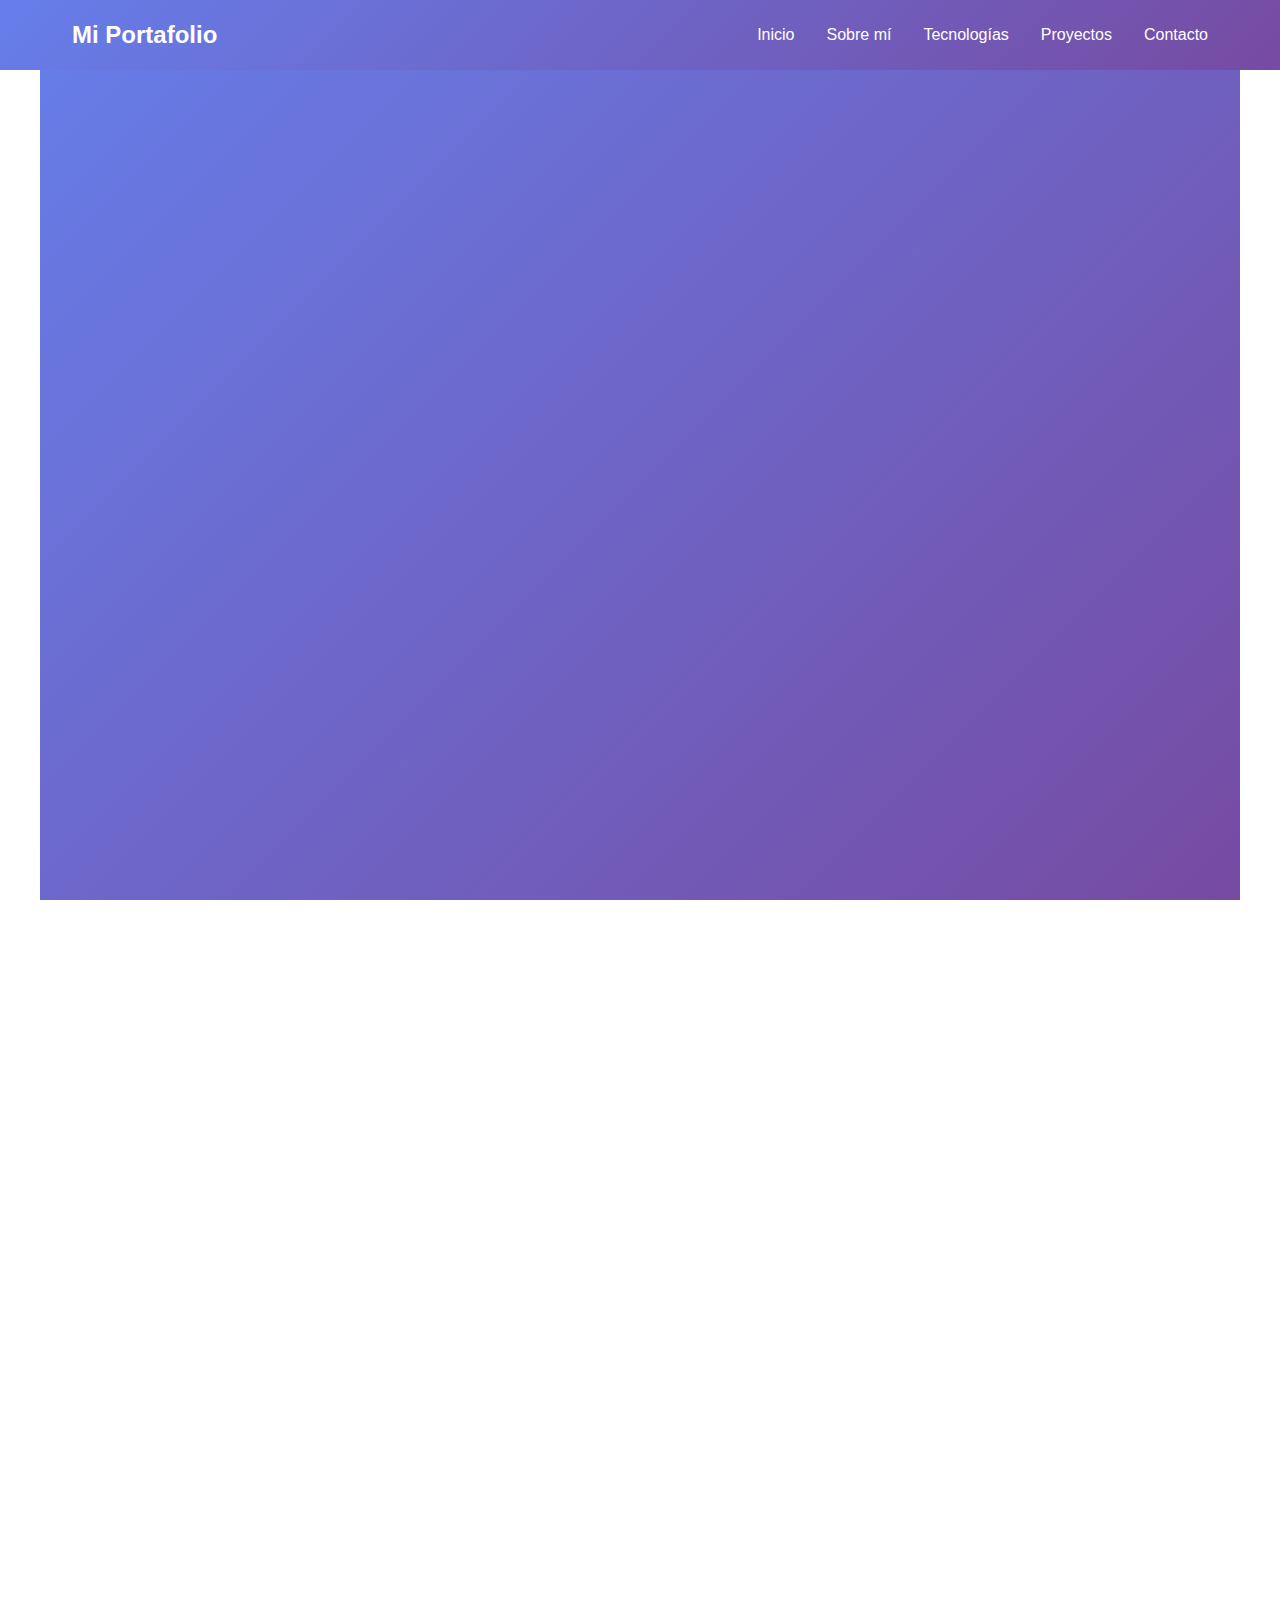
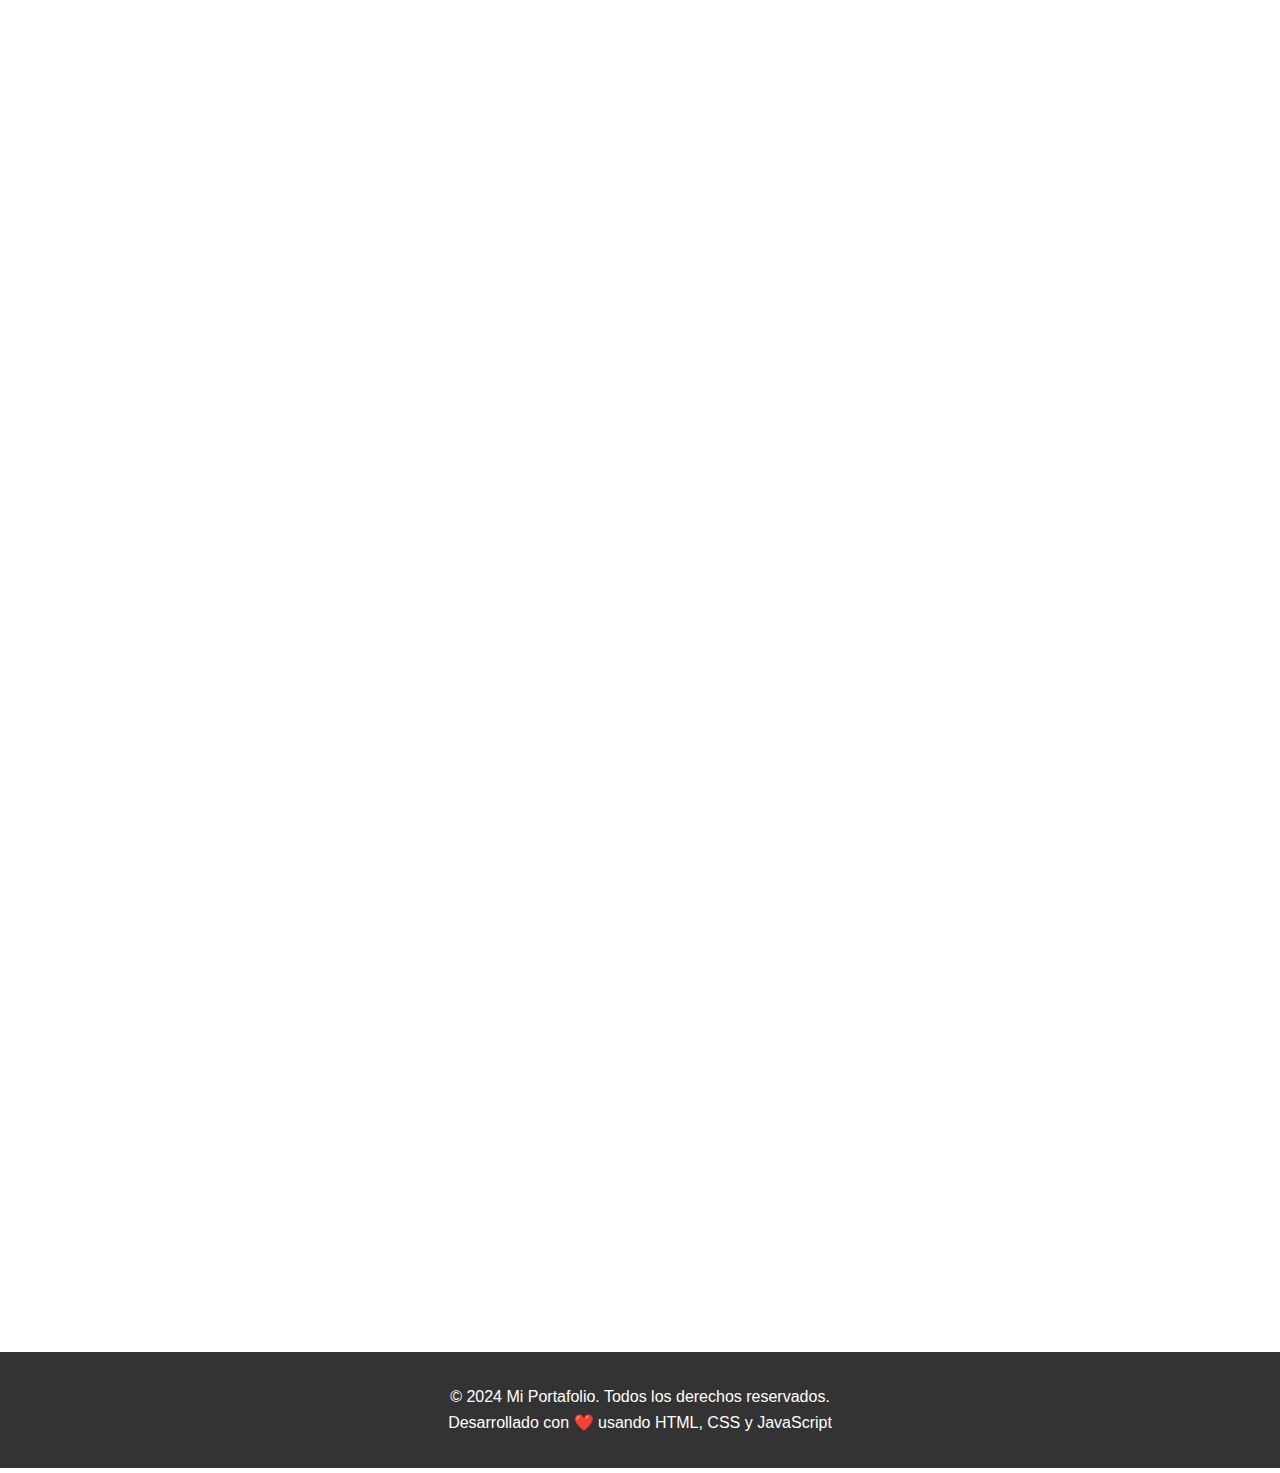
<file: index.html>
<!DOCTYPE html>
<html lang="es">
<head>
    <meta charset="UTF-8">
    <meta name="viewport" content="width=device-width, initial-scale=1.0">
    <title>Mi Portafolio</title>
    <style>
        * {
            margin: 0;
            padding: 0;
            box-sizing: border-box;
        }

        body {
            font-family: 'Arial', sans-serif;
            line-height: 1.6;
            color: #333;
            overflow-x: hidden;
        }

        /* Header y navegación */
        header {
            background: linear-gradient(135deg, #667eea 0%, #764ba2 100%);
            color: white;
            padding: 1rem 0;
            position: fixed;
            width: 100%;
            top: 0;
            z-index: 1000;
            transition: all 0.3s ease;
        }

        nav {
            display: flex;
            justify-content: space-between;
            align-items: center;
            max-width: 1200px;
            margin: 0 auto;
            padding: 0 2rem;
        }

        .logo {
            font-size: 1.5rem;
            font-weight: bold;
        }

        .nav-links {
            display: flex;
            list-style: none;
            gap: 2rem;
        }

        .nav-links a {
            color: white;
            text-decoration: none;
            transition: color 0.3s ease;
        }

        .nav-links a:hover {
            color: #ffd700;
        }

        /* Secciones principales */
        section {
            padding: 5rem 2rem;
            max-width: 1200px;
            margin: 0 auto;
        }

        #inicio {
            background: linear-gradient(135deg, #667eea 0%, #764ba2 100%);
            color: white;
            text-align: center;
            min-height: 100vh;
            display: flex;
            flex-direction: column;
            justify-content: center;
            margin-top: 0;
        }

        .hero-content h1 {
            font-size: 3rem;
            margin-bottom: 1rem;
            opacity: 0;
            transform: translateY(30px);
            animation: fadeInUp 1s ease forwards;
        }

        .hero-content p {
            font-size: 1.2rem;
            opacity: 0;
            transform: translateY(30px);
            animation: fadeInUp 1s ease 0.3s forwards;
        }

        .btn {
            display: inline-block;
            background: #ffd700;
            color: #333;
            padding: 12px 30px;
            text-decoration: none;
            border-radius: 25px;
            margin-top: 2rem;
            transition: all 0.3s ease;
            opacity: 0;
            transform: translateY(30px);
            animation: fadeInUp 1s ease 0.6s forwards;
        }

        .btn:hover {
            transform: translateY(-3px);
            box-shadow: 0 10px 25px rgba(255, 215, 0, 0.3);
        }

        /* Tecnologías */
        .tech-grid {
            display: grid;
            grid-template-columns: repeat(auto-fit, minmax(200px, 1fr));
            gap: 2rem;
            margin-top: 2rem;
        }

        .tech-card {
            background: white;
            padding: 2rem;
            border-radius: 15px;
            text-align: center;
            box-shadow: 0 5px 15px rgba(0,0,0,0.1);
            transition: all 0.3s ease;
        }

        .tech-card:hover {
            transform: translateY(-10px);
            box-shadow: 0 15px 30px rgba(0,0,0,0.2);
        }

        .tech-icon {
            width: 60px;
            height: 60px;
            margin: 0 auto 1rem;
            border-radius: 50%;
            display: flex;
            align-items: center;
            justify-content: center;
            font-size: 24px;
            color: white;
            transition: transform 0.3s ease;
        }

        .tech-card:hover .tech-icon {
            transform: scale(1.1) rotate(5deg);
        }

        .html { background: #e34c26; }
        .css { background: #1572b6; }
        .js { background: #f7df1e; color: #333 !important; }
        .node { background: #339933; }
        .java { background: #ed8b00; }

        /* Proyectos */
        .projects-grid {
            display: grid;
            grid-template-columns: repeat(auto-fit, minmax(300px, 1fr));
            gap: 2rem;
            margin-top: 2rem;
        }

        .project-card {
            background: white;
            border-radius: 15px;
            overflow: hidden;
            box-shadow: 0 5px 15px rgba(0,0,0,0.1);
            transition: all 0.3s ease;
        }

        .project-card:hover {
            transform: translateY(-10px);
            box-shadow: 0 15px 30px rgba(0,0,0,0.2);
        }

        .project-image {
            height: 200px;
            background: linear-gradient(45deg, #667eea, #764ba2);
            display: flex;
            align-items: center;
            justify-content: center;
            color: white;
            font-size: 2rem;
        }

        .project-content {
            padding: 1.5rem;
        }

        /* Contacto */
        .contact-form {
            max-width: 600px;
            margin: 0 auto;
        }

        .form-group {
            margin-bottom: 1.5rem;
        }

        .form-group label {
            display: block;
            margin-bottom: 0.5rem;
            font-weight: bold;
        }

        .form-group input,
        .form-group textarea {
            width: 100%;
            padding: 12px;
            border: 2px solid #ddd;
            border-radius: 8px;
            font-size: 1rem;
            transition: border-color 0.3s ease;
        }

        .form-group input:focus,
        .form-group textarea:focus {
            outline: none;
            border-color: #667eea;
        }

        /* Footer */
        footer {
            background: #333;
            color: white;
            text-align: center;
            padding: 2rem 0;
        }

        /* Animaciones */
        @keyframes fadeInUp {
            to {
                opacity: 1;
                transform: translateY(0);
            }
        }

        .fade-in {
            opacity: 0;
            transform: translateY(30px);
            transition: all 0.6s ease;
        }

        .fade-in.visible {
            opacity: 1;
            transform: translateY(0);
        }

        /* Responsive */
        @media (max-width: 768px) {
            .nav-links {
                display: none;
            }
            
            .hero-content h1 {
                font-size: 2rem;
            }
            
            section {
                padding: 3rem 1rem;
            }
        }
    </style>
</head>
<body>
    <!-- Header con navegación -->
    <header id="header">
        <nav>
            <div class="logo">Mi Portafolio</div>
            <ul class="nav-links">
                <li><a href="#inicio">Inicio</a></li>
                <li><a href="#sobre-mi">Sobre mí</a></li>
                <li><a href="#tecnologias">Tecnologías</a></li>
                <li><a href="#proyectos">Proyectos</a></li>
                <li><a href="#contacto">Contacto</a></li>
            </ul>
        </nav>
    </header>

    <!-- Página principal -->
    <section id="inicio">
        <div class="hero-content">
            <h1>¡Hola! Soy Fran Márquez</h1>
            <p>Desarrollador Web en formación.</p>
            <a href="#sobre-mi" class="btn">Conoce más sobre mí</a>
        </div>
    </section>

    <!-- Sobre mí -->
    <section id="sobre-mi">
        <div class="fade-in">
            <h2>Sobre mí</h2>
            <p>Soy un estudiante apasionado de desarrollo web.</p>
            <p>Mi objetivo es convertirme en un desarrollador full-stack competente, creando aplicaciones web que no solo sean funcionales, sino también visualmente atractivas y fáciles de usar.</p>
        </div>
    </section>

    <!-- Tecnologías -->
    <section id="tecnologias">
        <div class="fade-in">
            <h2>Tecnologías que conozco</h2>
            <div class="tech-grid">
                <div class="tech-card">
                    <div class="tech-icon html">HTML</div>
                    <h3>HTML5</h3>
                    <p>Estructura y semántica web</p>
                </div>
                <div class="tech-card">
                    <div class="tech-icon css">CSS</div>
                    <h3>CSS3</h3>
                    <p>Estilos y diseño responsivo</p>
                </div>
                <div class="tech-card">
                    <div class="tech-icon js">JS</div>
                    <h3>JavaScript</h3>
                    <p>Interactividad y lógica</p>
                </div>
                <div class="tech-card">
                    <div class="tech-icon node">NODE</div>
                    <h3>Node.js</h3>
                    <p>JavaScript del lado servidor</p>
                </div>
                <div class="tech-card">
                    <div class="tech-icon java">JAVA</div>
                    <h3>Java</h3>
                    <p>Programación orientada a objetos</p>
                </div>
            </div>
        </div>
    </section>

    <!-- Proyectos -->
    <section id="proyectos">
        <div class="fade-in">
            <h2>Mis Proyectos</h2>
            <div class="projects-grid">
                <div class="project-card">
                    <div class="project-image">🌐</div>
                    <div class="project-content">
                        <h3>Sitio Web Corporativo</h3>
                        <p>Sitio web responsive desarrollado con HTML5, CSS3 y JavaScript. Incluye animaciones suaves y diseño adaptable.</p>
                        <p><strong>Tecnologías:</strong> HTML, CSS, JavaScript</p>
                        <p><strong>Repositorio:</strong> <a href="#">GitHub Link</a></p>
                    </div>
                </div>
                <div class="project-card">
                    <div class="project-image">📱</div>
                    <div class="project-content">
                        <h3>App de Tareas (Próximamente)</h3>
                        <p>Aplicación de gestión de tareas con interfaz intuitiva. Proyecto en desarrollo utilizando JavaScript vanilla.</p>
                        <p><strong>Tecnologías:</strong> HTML, CSS, JavaScript</p>
                        <p><strong>Estado:</strong> En desarrollo</p>
                    </div>
                </div>
                <div class="project-card">
                    <div class="project-image">🎮</div>
                    <div class="project-content">
                        <h3>Juego Web (Planificado)</h3>
                        <p>Juego interactivo desarrollado con JavaScript puro. Incluirá mecánicas básicas y efectos visuales.</p>
                        <p><strong>Tecnologías:</strong> HTML5 Canvas, CSS, JavaScript</p>
                        <p><strong>Estado:</strong> Planificado</p>
                    </div>
                </div>
            </div>
        </div>
    </section>

    <!-- Contacto -->
    <section id="contacto">
        <div class="fade-in">
            <h2>Contáctame</h2>
            <div class="contact-form">
                <form id="contactForm">
                    <div class="form-group">
                        <label for="nombre">Nombre:</label>
                        <input type="text" id="nombre" name="nombre" required>
                    </div>
                    <div class="form-group">
                        <label for="email">Email:</label>
                        <input type="email" id="email" name="email" required>
                    </div>
                    <div class="form-group">
                        <label for="mensaje">Mensaje:</label>
                        <textarea id="mensaje" name="mensaje" rows="5" required></textarea>
                    </div>
                    <button type="submit" class="btn">Enviar Mensaje</button>
                </form>
            </div>
        </div>
    </section>

    <!-- Footer -->
    <footer>
        <p>&copy; 2024 Mi Portafolio. Todos los derechos reservados.</p>
        <p>Desarrollado con ❤️ usando HTML, CSS y JavaScript</p>
    </footer>

    <script>
        // Navegación suave
        document.querySelectorAll('a[href^="#"]').forEach(anchor => {
            anchor.addEventListener('click', function (e) {
                e.preventDefault();
                const target = document.querySelector(this.getAttribute('href'));
                target.scrollIntoView({
                    behavior: 'smooth',
                    block: 'start'
                });
            });
        });

        // Animaciones al hacer scroll
        const observerOptions = {
            threshold: 0.1,
            rootMargin: '0px 0px -50px 0px'
        };

        const observer = new IntersectionObserver(function(entries) {
            entries.forEach(entry => {
                if (entry.isIntersecting) {
                    entry.target.classList.add('visible');
                }
            });
        }, observerOptions);

        // Observar elementos con la clase fade-in
        document.querySelectorAll('.fade-in').forEach(el => {
            observer.observe(el);
        });

        // Cambiar header al hacer scroll
        window.addEventListener('scroll', function() {
            const header = document.getElementById('header');
            if (window.scrollY > 100) {
                header.style.background = 'rgba(102, 126, 234, 0.95)';
                header.style.backdropFilter = 'blur(10px)';
            } else {
                header.style.background = 'linear-gradient(135deg, #667eea 0%, #764ba2 100%)';
                header.style.backdropFilter = 'none';
            }
        });

        // Formulario de contacto
        document.getElementById('contactForm').addEventListener('submit', function(e) {
            e.preventDefault();
            
            const nombre = document.getElementById('nombre').value;
            const email = document.getElementById('email').value;
            const mensaje = document.getElementById('mensaje').value;
            
            // Simulación de envío
            alert(`¡Gracias ${nombre}! Tu mensaje ha sido enviado correctamente. Te responderé pronto a ${email}.`);
            
            // Limpiar formulario
            this.reset();
        });

        // Efecto hover en las tarjetas de tecnología
        document.querySelectorAll('.tech-card').forEach(card => {
            card.addEventListener('mouseenter', function() {
                this.style.transform = 'translateY(-10px) scale(1.05)';
            });
            
            card.addEventListener('mouseleave', function() {
                this.style.transform = 'translateY(0) scale(1)';
            });
        });
    </script>
</body>
</html>
</file>
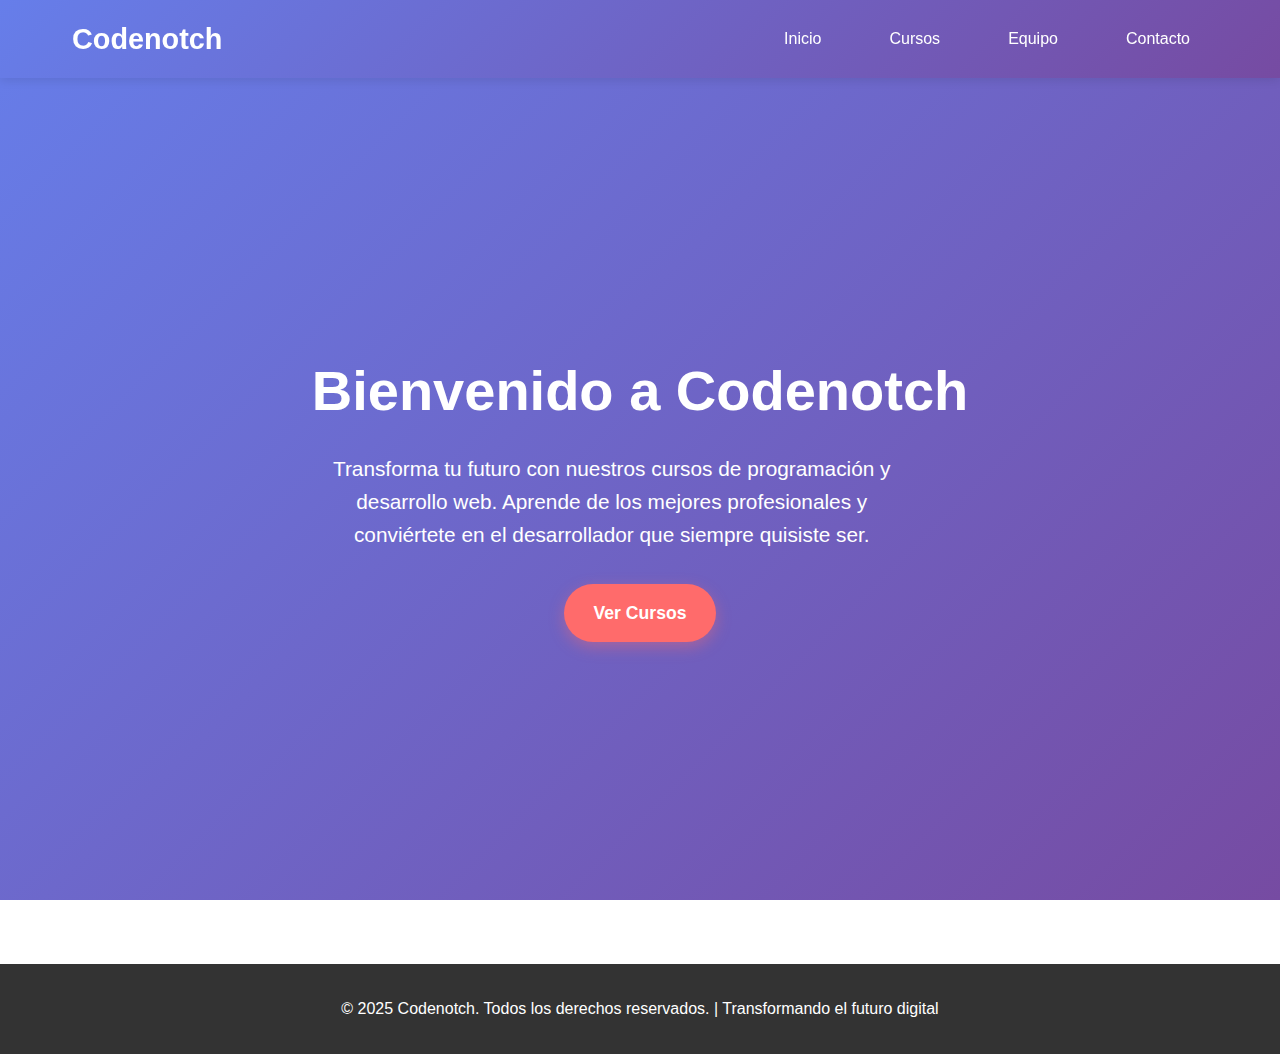
<file: codenotchWebsite/index.html>
<!DOCTYPE html>
<html lang="es">
<head>
    <meta charset="UTF-8">
    <meta name="viewport" content="width=device-width, initial-scale=1.0">
    <title>Codenotch - Programación y Desarrollo Web</title>
    <link rel="stylesheet" href="styles.css">
</head>
<body>
    <!-- Header -->
    <header>
        <nav>
            <a href="#" class="logo" onclick="showSection('landing')">Codenotch</a>
            <ul class="nav-links">
                <li><a href="#" onclick="showSection('landing')">Inicio</a></li>
                <li><a href="#" onclick="showSection('cursos')">Cursos</a></li>
                <li><a href="#" onclick="showSection('equipo')">Equipo</a></li>
                <li><a href="#" onclick="showSection('contacto')">Contacto</a></li>
            </ul>
        </nav>
    </header>

    <!-- Página Principal (Landing) -->
    <section id="landing" class="landing active">
        <div class="hero-content">
            <h1>Bienvenido a Codenotch</h1>
            <p>Transforma tu futuro con nuestros cursos de programación y desarrollo web. Aprende de los mejores profesionales y conviértete en el desarrollador que siempre quisiste ser.</p>
            <a href="#" class="cta-button" onclick="showSection('cursos')">Ver Cursos</a>
        </div>
    </section>

    <!-- Página de Cursos -->
    <section id="cursos" class="section">
        <h2>Nuestros Cursos</h2>
        <div class="courses-grid">
            <div class="course-card">
                <h3>Full Time Web Developer</h3>
                <div class="course-details">
                    <p><strong>Próxima convocatoria:</strong> 15 de Octubre 2025</p>
                    <p><strong>Precio:</strong> €8,500</p>
                    <p><strong>Plazas disponibles:</strong> 20</p>
                </div>
                <div class="course-description">
                    <p>Un curso intensivo de 6 meses que te convertirá en un desarrollador web full-stack. Aprenderás JavaScript, React, Node.js, bases de datos y metodologías ágiles.</p>
                </div>
            </div>

            <div class="course-card">
                <h3>Part Time Web Developer</h3>
                <div class="course-details">
                    <p><strong>Próxima convocatoria:</strong> 1 de Noviembre 2025</p>
                    <p><strong>Precio:</strong> €5,200</p>
                    <p><strong>Plazas disponibles:</strong> 25</p>
                </div>
                <div class="course-description">
                    <p>Perfecto para quienes trabajan o estudian. En 9 meses aprenderás desarrollo web frontend y backend con clases vespertinas y fines de semana.</p>
                </div>
            </div>

            <div class="course-card">
                <h3>Full Time Data Science</h3>
                <div class="course-details">
                    <p><strong>Próxima convocatoria:</strong> 22 de Septiembre 2025</p>
                    <p><strong>Precio:</strong> €9,000</p>
                    <p><strong>Plazas disponibles:</strong> 15</p>
                </div>
                <div class="course-description">
                    <p>Conviértete en científico de datos con Python, machine learning, estadística y visualización de datos. Incluye proyectos reales con empresas.</p>
                </div>
            </div>
        </div>
    </section>

    <!-- Página del Equipo -->
    <section id="equipo" class="section">
        <h2>Nuestro Equipo</h2>
        <p style="text-align: center; font-size: 1.2rem; color: #666; margin-bottom: 2rem;">
            Conoce a nuestro equipo docente y de comunicación y marketing
        </p>
        
        <h3 style="text-align: center; color: #667eea; margin: 3rem 0 2rem;">Equipo Docente</h3>
        <div class="team-grid">
            <div class="team-member">
                <div class="member-photo">AS</div>
                <div class="member-info">
                    <h3>Ana Sánchez</h3>
                    <div class="specialty">JavaScript & React</div>
                    <div class="position">Senior Frontend Developer</div>
                    <p>Más de 8 años desarrollando aplicaciones web modernas y mentorando nuevos talentos.</p>
                </div>
            </div>

            <div class="team-member">
                <div class="member-photo">CM</div>
                <div class="member-info">
                    <h3>Carlos Martín</h3>
                    <div class="specialty">Node.js & Databases</div>
                    <div class="position">Backend Architect</div>
                    <p>Experto en arquitecturas escalables y bases de datos, con experiencia en startups y grandes corporaciones.</p>
                </div>
            </div>

            <div class="team-member">
                <div class="member-photo">LR</div>
                <div class="member-info">
                    <h3>Laura Rodríguez</h3>
                    <div class="specialty">Data Science & ML</div>
                    <div class="position">Data Scientist Lead</div>
                    <p>Especialista en machine learning e inteligencia artificial con proyectos en diversos sectores.</p>
                </div>
            </div>

            <div class="team-member">
                <div class="member-photo">DG</div>
                <div class="member-info">
                    <h3>David García</h3>
                    <div class="specialty">DevOps & Cloud</div>
                    <div class="position">Cloud Solutions Architect</div>
                    <p>Experto en AWS, Docker y metodologías CI/CD. Ayuda a los estudiantes a entender el despliegue real.</p>
                </div>
            </div>
        </div>

        <h3 style="text-align: center; color: #667eea; margin: 3rem 0 2rem;">Equipo de Comunicación y Marketing</h3>
        <div class="team-grid">
            <div class="team-member">
                <div class="member-photo">MP</div>
                <div class="member-info">
                    <h3>María Pérez</h3>
                    <div class="specialty">Marketing Digital</div>
                    <div class="position">Marketing Manager</div>
                    <p>Especialista en estrategias digitales y posicionamiento de marca en el sector educativo.</p>
                </div>
            </div>

            <div class="team-member">
                <div class="member-photo">JL</div>
                <div class="member-info">
                    <h3>Javier López</h3>
                    <div class="specialty">Comunicación</div>
                    <div class="position">Communications Lead</div>
                    <p>Experto en comunicación corporativa y relaciones con medios especializados en tecnología.</p>
                </div>
            </div>
        </div>
    </section>

    <!-- Página de Contacto -->
    <section id="contacto" class="section">
        <h2>Contacto</h2>
        <div class="contact-container">
            <div class="contact-form">
                <h3>Envíanos un mensaje</h3>
                <form onsubmit="submitForm(event)">
                    <div class="form-group">
                        <label for="nombre">Nombre completo</label>
                        <input type="text" id="nombre" name="nombre" required>
                    </div>
                    
                    <div class="form-group">
                        <label for="email">Correo electrónico</label>
                        <input type="email" id="email" name="email" required>
                    </div>
                    
                    <div class="form-group">
                        <label for="telefono">Teléfono</label>
                        <input type="tel" id="telefono" name="telefono">
                    </div>
                    
                    <div class="form-group">
                        <label for="curso">Curso de interés</label>
                        <select id="curso" name="curso" style="width: 100%; padding: 12px; border: 2px solid #e1e5e9; border-radius: 8px;">
                            <option value="">Selecciona un curso</option>
                            <option value="fulltime-web">Full Time Web Developer</option>
                            <option value="parttime-web">Part Time Web Developer</option>
                            <option value="data-science">Full Time Data Science</option>
                        </select>
                    </div>
                    
                    <div class="form-group">
                        <label for="mensaje">Mensaje</label>
                        <textarea id="mensaje" name="mensaje" rows="5" placeholder="Cuéntanos más sobre tu interés en nuestros cursos..."></textarea>
                    </div>
                    
                    <button type="submit" class="submit-btn">Enviar Mensaje</button>
                </form>
            </div>

            <div class="contact-info">
                <h3>Información de contacto</h3>
                <p><strong>Dirección:</strong><br>
                Calle Innovation Tech, 123<br>
                28001 Madrid, España</p>
                
                <p style="margin-top: 1rem;"><strong>Teléfono:</strong><br>
                +34 91 123 45 67</p>
                
                <p style="margin-top: 1rem;"><strong>Email:</strong><br>
                info@codenotch.com</p>
                
                <p style="margin-top: 1rem;"><strong>Horario de atención:</strong><br>
                Lunes a Viernes: 9:00 - 18:00<br>
                Sábados: 10:00 - 14:00</p>

                <div class="social-links">
                    <h4>Síguenos en redes sociales</h4>
                    <a href="#">📘 Facebook</a>
                    <a href="#">📷 Instagram</a>
                    <a href="#">🐦 Twitter</a>
                    <a href="#">💼 LinkedIn</a>
                </div>
            </div>
        </div>
    </section>

    <!-- Footer -->
    <footer>
        <p>&copy; 2025 Codenotch. Todos los derechos reservados. | Transformando el futuro digital</p>
    </footer>

    <script src="script.js"></script>
</body>
</html>
</file>
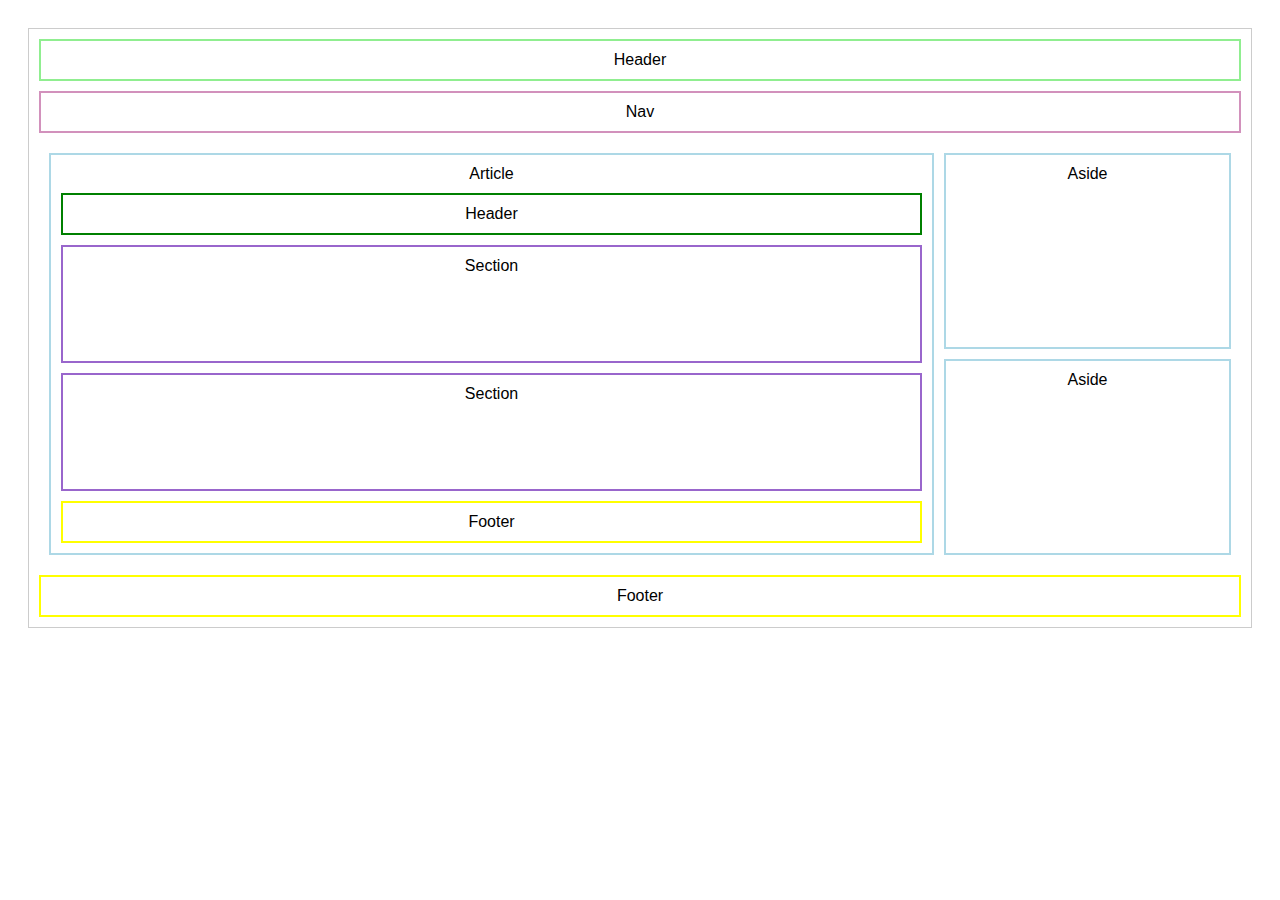
<file: Maquetacion_Basica/index.html>
<!DOCTYPE html>
<html lang="es">
<head>
    <meta charset="UTF-8">
    <meta name="viewport" content="width=device-width, initial-scale=1.0">
    <title>Reto 3</title>
    <link rel="stylesheet" href="estilos.css">
</head>
<body>
    <div class="contenedor-principal">
        <header>Header</header>
        <nav>Nav</nav>

        <div class="contenedor-central">
            <article>
                Article
                <header>Header</header>
                <section>Section</section>
                <section>Section</section>
                <footer>Footer</footer>
            </article>

            <div class="contenedor-aside">
                <aside>Aside</aside>
                <aside>Aside</aside>
            </div>
        </div>

        <footer>Footer</footer>
    </div>
</body>
</html>
</file>
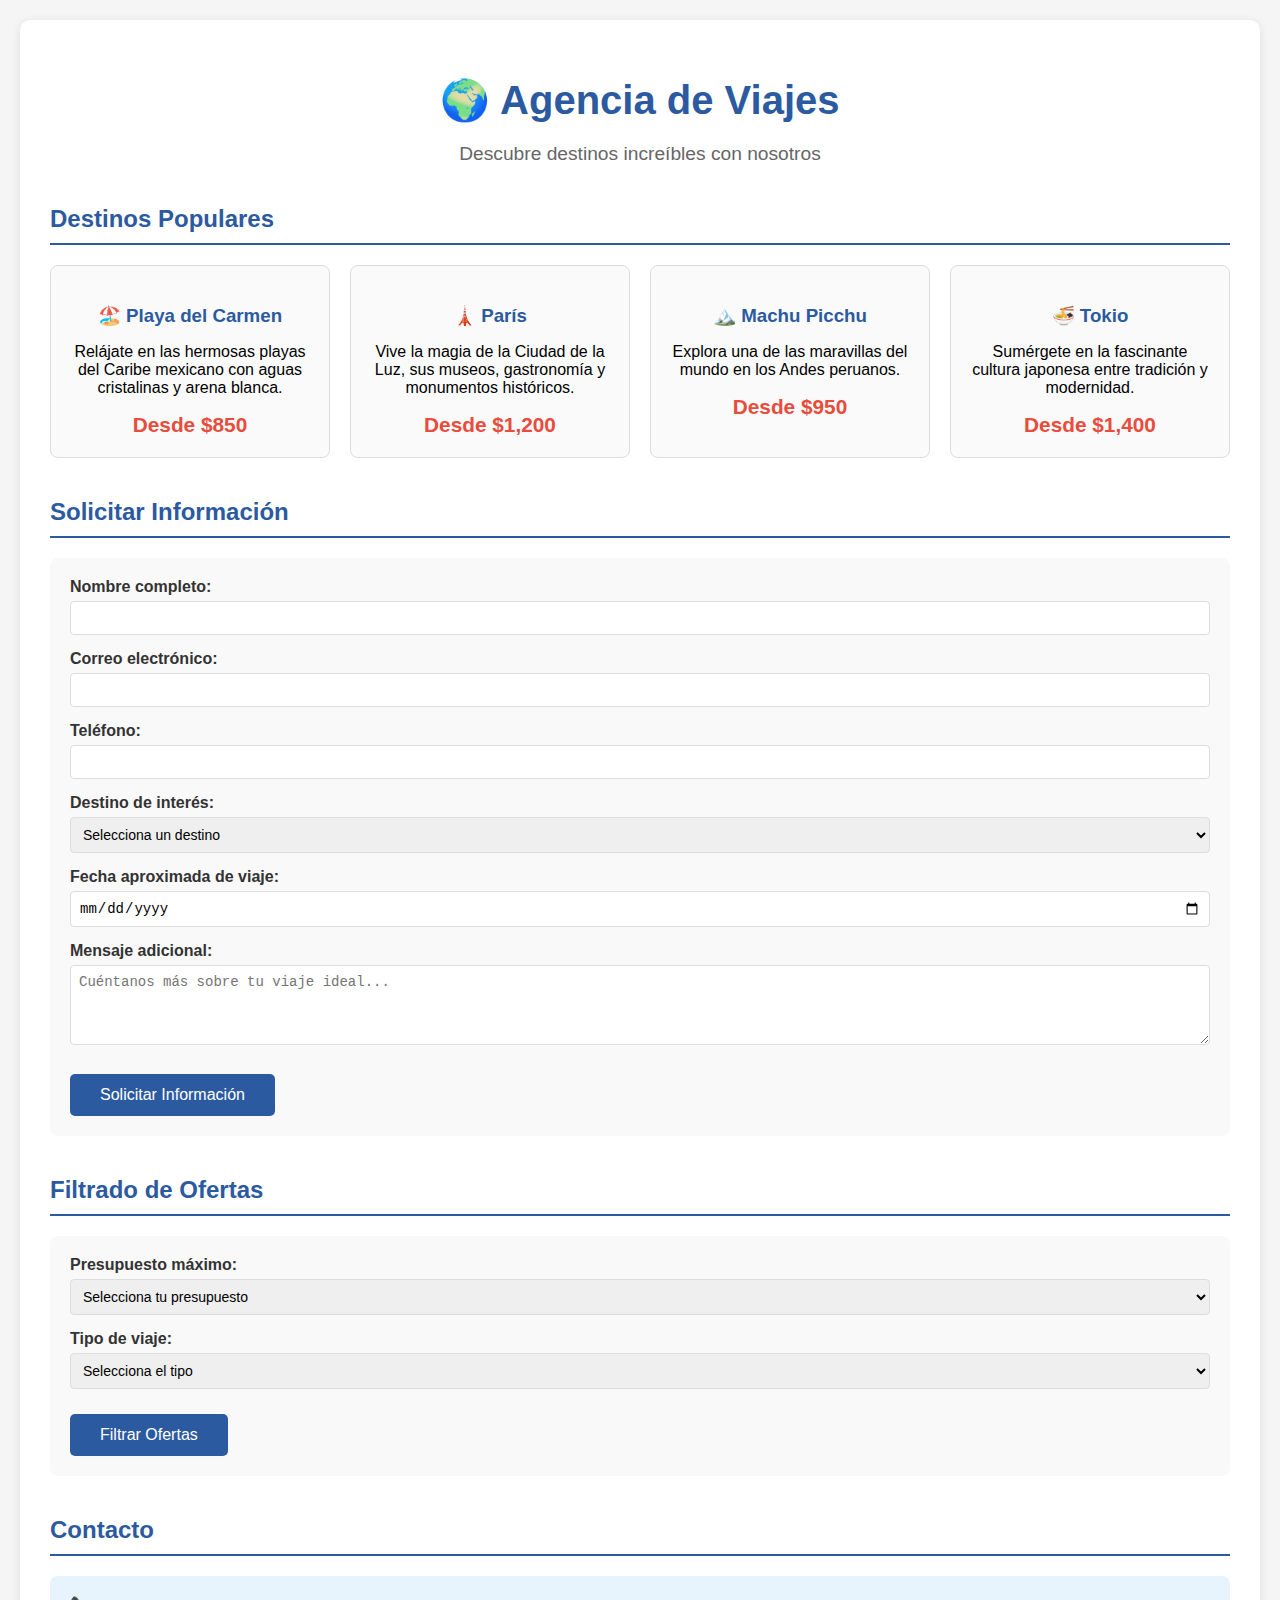
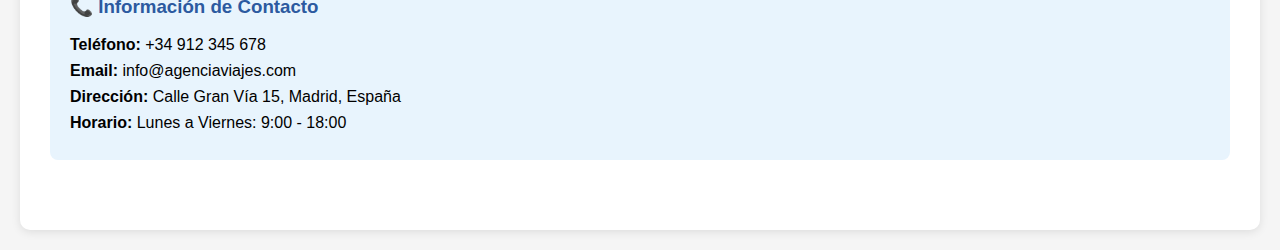
<file: agencia_viajes.html>
<!DOCTYPE html>
<html lang="es">
<head>
    <meta charset="UTF-8">
    <meta name="viewport" content="width=device-width, initial-scale=1.0">
    <title>Agencia de Viajes - Descubre el Mundo</title>
    <link rel="stylesheet" href="styles.css">
</head>
<body>
    <div class="container">
        <header>
            <h1>🌍 Agencia de Viajes</h1>
            <p class="subtitle">Descubre destinos increíbles con nosotros</p>
        </header>

        <section class="section">
            <h2>Destinos Populares</h2>
            <div class="destinos-grid">
                <div class="destino">
                    <h3>🏖️ Playa del Carmen</h3>
                    <p>Relájate en las hermosas playas del Caribe mexicano con aguas cristalinas y arena blanca.</p>
                    <div class="precio">Desde $850</div>
                </div>
                
                <div class="destino">
                    <h3>🗼 París</h3>
                    <p>Vive la magia de la Ciudad de la Luz, sus museos, gastronomía y monumentos históricos.</p>
                    <div class="precio">Desde $1,200</div>
                </div>
                
                <div class="destino">
                    <h3>🏔️ Machu Picchu</h3>
                    <p>Explora una de las maravillas del mundo en los Andes peruanos.</p>
                    <div class="precio">Desde $950</div>
                </div>
                
                <div class="destino">
                    <h3>🍜 Tokio</h3>
                    <p>Sumérgete en la fascinante cultura japonesa entre tradición y modernidad.</p>
                    <div class="precio">Desde $1,400</div>
                </div>
            </div>
        </section>

        <section class="section">
            <h2>Solicitar Información</h2>
            <div class="formulario">
                <form>
                    <div class="form-group">
                        <label for="nombre">Nombre completo:</label>
                        <input type="text" id="nombre" name="nombre" required>
                    </div>
                    
                    <div class="form-group">
                        <label for="email">Correo electrónico:</label>
                        <input type="email" id="email" name="email" required>
                    </div>
                    
                    <div class="form-group">
                        <label for="telefono">Teléfono:</label>
                        <input type="tel" id="telefono" name="telefono">
                    </div>
                    
                    <div class="form-group">
                        <label for="destino">Destino de interés:</label>
                        <select id="destino" name="destino">
                            <option value="">Selecciona un destino</option>
                            <option value="playa-carmen">Playa del Carmen</option>
                            <option value="paris">París</option>
                            <option value="machu-picchu">Machu Picchu</option>
                            <option value="tokio">Tokio</option>
                            <option value="otro">Otro destino</option>
                        </select>
                    </div>
                    
                    <div class="form-group">
                        <label for="fecha">Fecha aproximada de viaje:</label>
                        <input type="date" id="fecha" name="fecha">
                    </div>
                    
                    <div class="form-group">
                        <label for="mensaje">Mensaje adicional:</label>
                        <textarea id="mensaje" name="mensaje" placeholder="Cuéntanos más sobre tu viaje ideal..."></textarea>
                    </div>
                    
                    <button type="submit">Solicitar Información</button>
                </form>
            </div>
        </section>

        <section class="section">
            <h2>Filtrado de Ofertas</h2>
            <div class="formulario">
                <form>
                    <div class="form-group">
                        <label for="presupuesto">Presupuesto máximo:</label>
                        <select id="presupuesto" name="presupuesto">
                            <option value="">Selecciona tu presupuesto</option>
                            <option value="500-800">$500 - $800</option>
                            <option value="800-1200">$800 - $1,200</option>
                            <option value="1200-1600">$1,200 - $1,600</option>
                            <option value="1600+">Más de $1,600</option>
                        </select>
                    </div>
                    
                    <div class="form-group">
                        <label for="tipo-viaje">Tipo de viaje:</label>
                        <select id="tipo-viaje" name="tipo-viaje">
                            <option value="">Selecciona el tipo</option>
                            <option value="playa">Playa</option>
                            <option value="ciudad">Ciudad</option>
                            <option value="aventura">Aventura</option>
                            <option value="cultural">Cultural</option>
                        </select>
                    </div>
                    
                    <button type="submit">Filtrar Ofertas</button>
                </form>
            </div>
        </section>

        <section class="section">
            <h2>Contacto</h2>
            <div class="contacto-info">
                <h3>📞 Información de Contacto</h3>
                <p><strong>Teléfono:</strong> +34 912 345 678</p>
                <p><strong>Email:</strong> info@agenciaviajes.com</p>
                <p><strong>Dirección:</strong> Calle Gran Vía 15, Madrid, España</p>
                <p><strong>Horario:</strong> Lunes a Viernes: 9:00 - 18:00</p>
            </div>
        </section>
    </div>
</body>
</html>
</file>
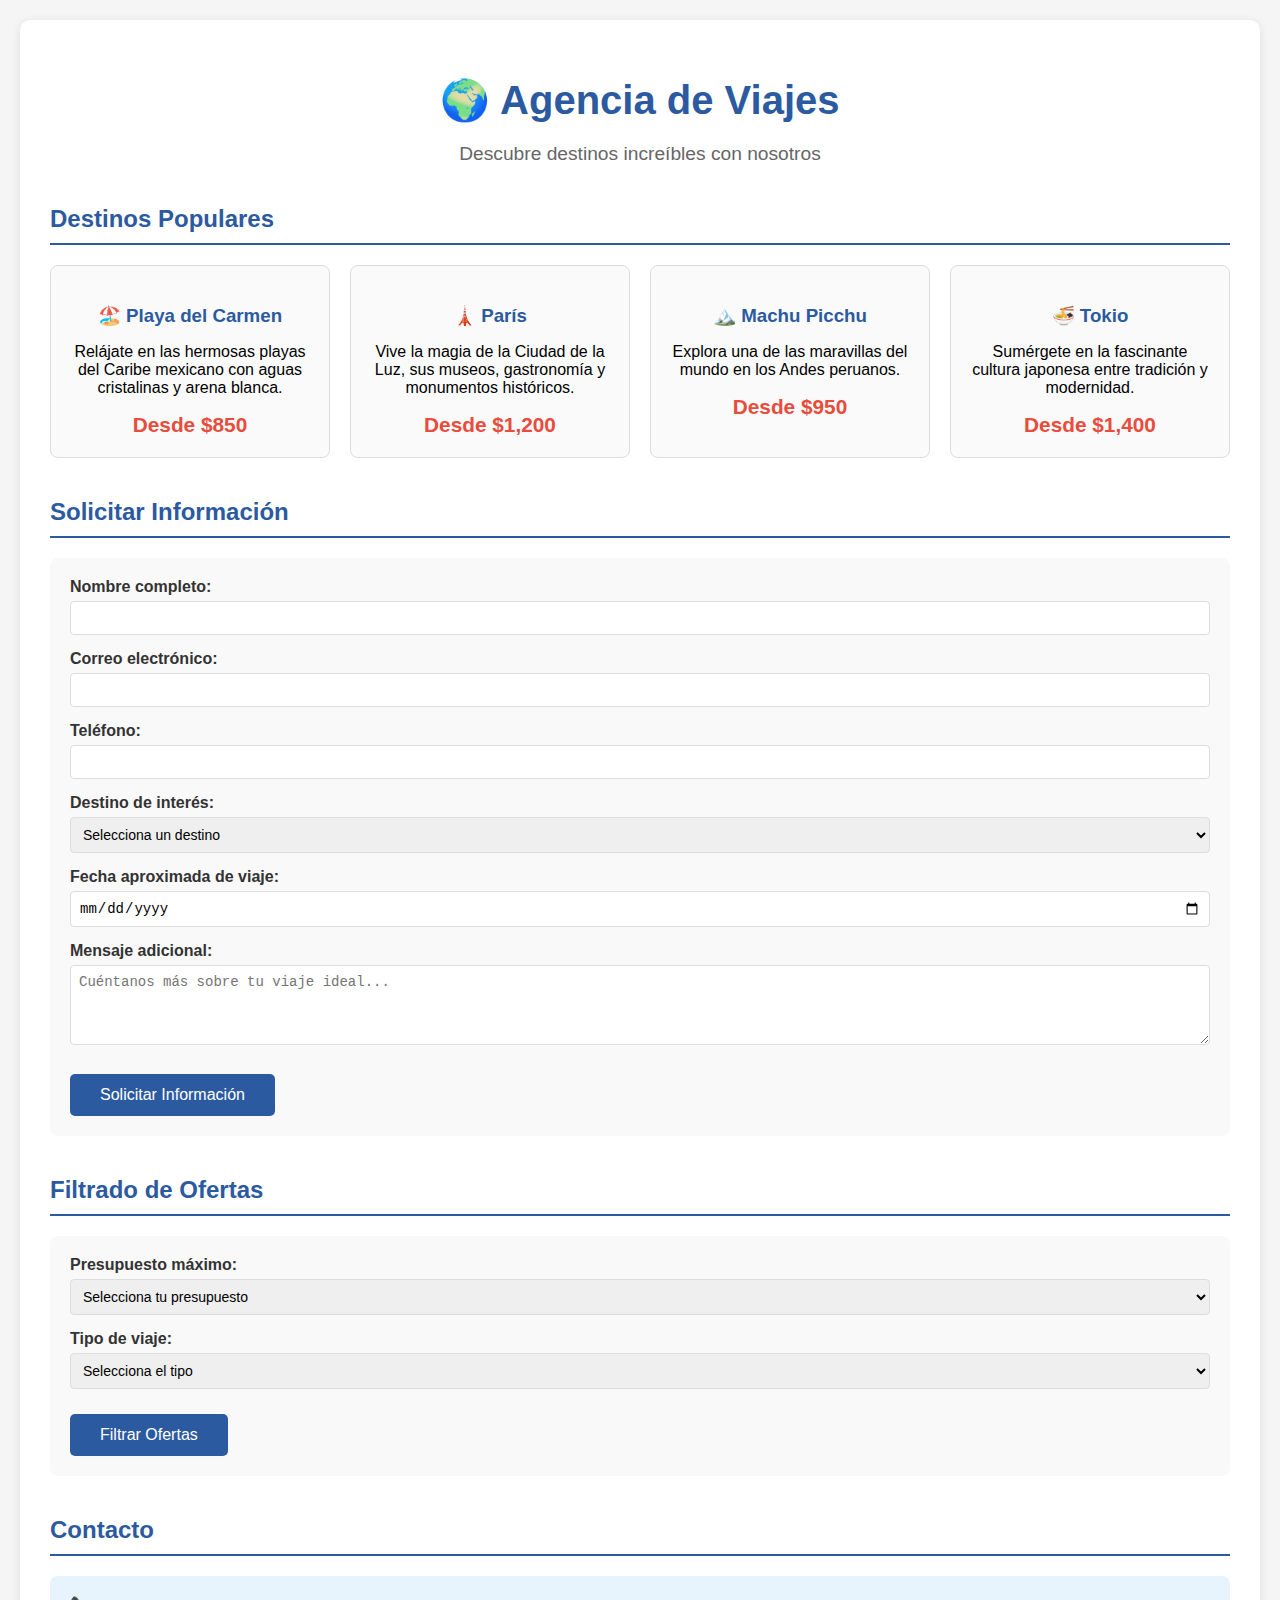
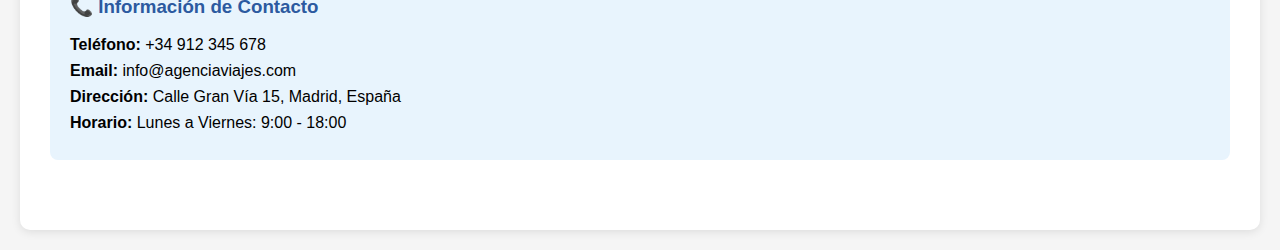
<file: agencia_viajes_basica.html>
<!DOCTYPE html>
<html lang="es">
<head>
    <meta charset="UTF-8">
    <meta name="viewport" content="width=device-width, initial-scale=1.0">
    <title>Agencia de Viajes - Descubre el Mundo</title>
    <link rel="stylesheet" href="styles.css">
</head>
<body>
    <div class="container">
        <header>
            <h1>🌍 Agencia de Viajes</h1>
            <p class="subtitle">Descubre destinos increíbles con nosotros</p>
        </header>

        <section class="section">
            <h2>Destinos Populares</h2>
            <div class="destinos-grid">
                <div class="destino">
                    <h3>🏖️ Playa del Carmen</h3>
                    <p>Relájate en las hermosas playas del Caribe mexicano con aguas cristalinas y arena blanca.</p>
                    <div class="precio">Desde $850</div>
                </div>
                
                <div class="destino">
                    <h3>🗼 París</h3>
                    <p>Vive la magia de la Ciudad de la Luz, sus museos, gastronomía y monumentos históricos.</p>
                    <div class="precio">Desde $1,200</div>
                </div>
                
                <div class="destino">
                    <h3>🏔️ Machu Picchu</h3>
                    <p>Explora una de las maravillas del mundo en los Andes peruanos.</p>
                    <div class="precio">Desde $950</div>
                </div>
                
                <div class="destino">
                    <h3>🍜 Tokio</h3>
                    <p>Sumérgete en la fascinante cultura japonesa entre tradición y modernidad.</p>
                    <div class="precio">Desde $1,400</div>
                </div>
            </div>
        </section>

        <section class="section">
            <h2>Solicitar Información</h2>
            <div class="formulario">
                <form>
                    <div class="form-group">
                        <label for="nombre">Nombre completo:</label>
                        <input type="text" id="nombre" name="nombre" required>
                    </div>
                    
                    <div class="form-group">
                        <label for="email">Correo electrónico:</label>
                        <input type="email" id="email" name="email" required>
                    </div>
                    
                    <div class="form-group">
                        <label for="telefono">Teléfono:</label>
                        <input type="tel" id="telefono" name="telefono">
                    </div>
                    
                    <div class="form-group">
                        <label for="destino">Destino de interés:</label>
                        <select id="destino" name="destino">
                            <option value="">Selecciona un destino</option>
                            <option value="playa-carmen">Playa del Carmen</option>
                            <option value="paris">París</option>
                            <option value="machu-picchu">Machu Picchu</option>
                            <option value="tokio">Tokio</option>
                            <option value="otro">Otro destino</option>
                        </select>
                    </div>
                    
                    <div class="form-group">
                        <label for="fecha">Fecha aproximada de viaje:</label>
                        <input type="date" id="fecha" name="fecha">
                    </div>
                    
                    <div class="form-group">
                        <label for="mensaje">Mensaje adicional:</label>
                        <textarea id="mensaje" name="mensaje" placeholder="Cuéntanos más sobre tu viaje ideal..."></textarea>
                    </div>
                    
                    <button type="submit">Solicitar Información</button>
                </form>
            </div>
        </section>

        <section class="section">
            <h2>Filtrado de Ofertas</h2>
            <div class="formulario">
                <form>
                    <div class="form-group">
                        <label for="presupuesto">Presupuesto máximo:</label>
                        <select id="presupuesto" name="presupuesto">
                            <option value="">Selecciona tu presupuesto</option>
                            <option value="500-800">$500 - $800</option>
                            <option value="800-1200">$800 - $1,200</option>
                            <option value="1200-1600">$1,200 - $1,600</option>
                            <option value="1600+">Más de $1,600</option>
                        </select>
                    </div>
                    
                    <div class="form-group">
                        <label for="tipo-viaje">Tipo de viaje:</label>
                        <select id="tipo-viaje" name="tipo-viaje">
                            <option value="">Selecciona el tipo</option>
                            <option value="playa">Playa</option>
                            <option value="ciudad">Ciudad</option>
                            <option value="aventura">Aventura</option>
                            <option value="cultural">Cultural</option>
                        </select>
                    </div>
                    
                    <button type="submit">Filtrar Ofertas</button>
                </form>
            </div>
        </section>

        <section class="section">
            <h2>Contacto</h2>
            <div class="contacto-info">
                <h3>📞 Información de Contacto</h3>
                <p><strong>Teléfono:</strong> +34 912 345 678</p>
                <p><strong>Email:</strong> info@agenciaviajes.com</p>
                <p><strong>Dirección:</strong> Calle Gran Vía 15, Madrid, España</p>
                <p><strong>Horario:</strong> Lunes a Viernes: 9:00 - 18:00</p>
            </div>
        </section>
    </div>

    <script src="script.js"></script>
</body>
</html>
</file>
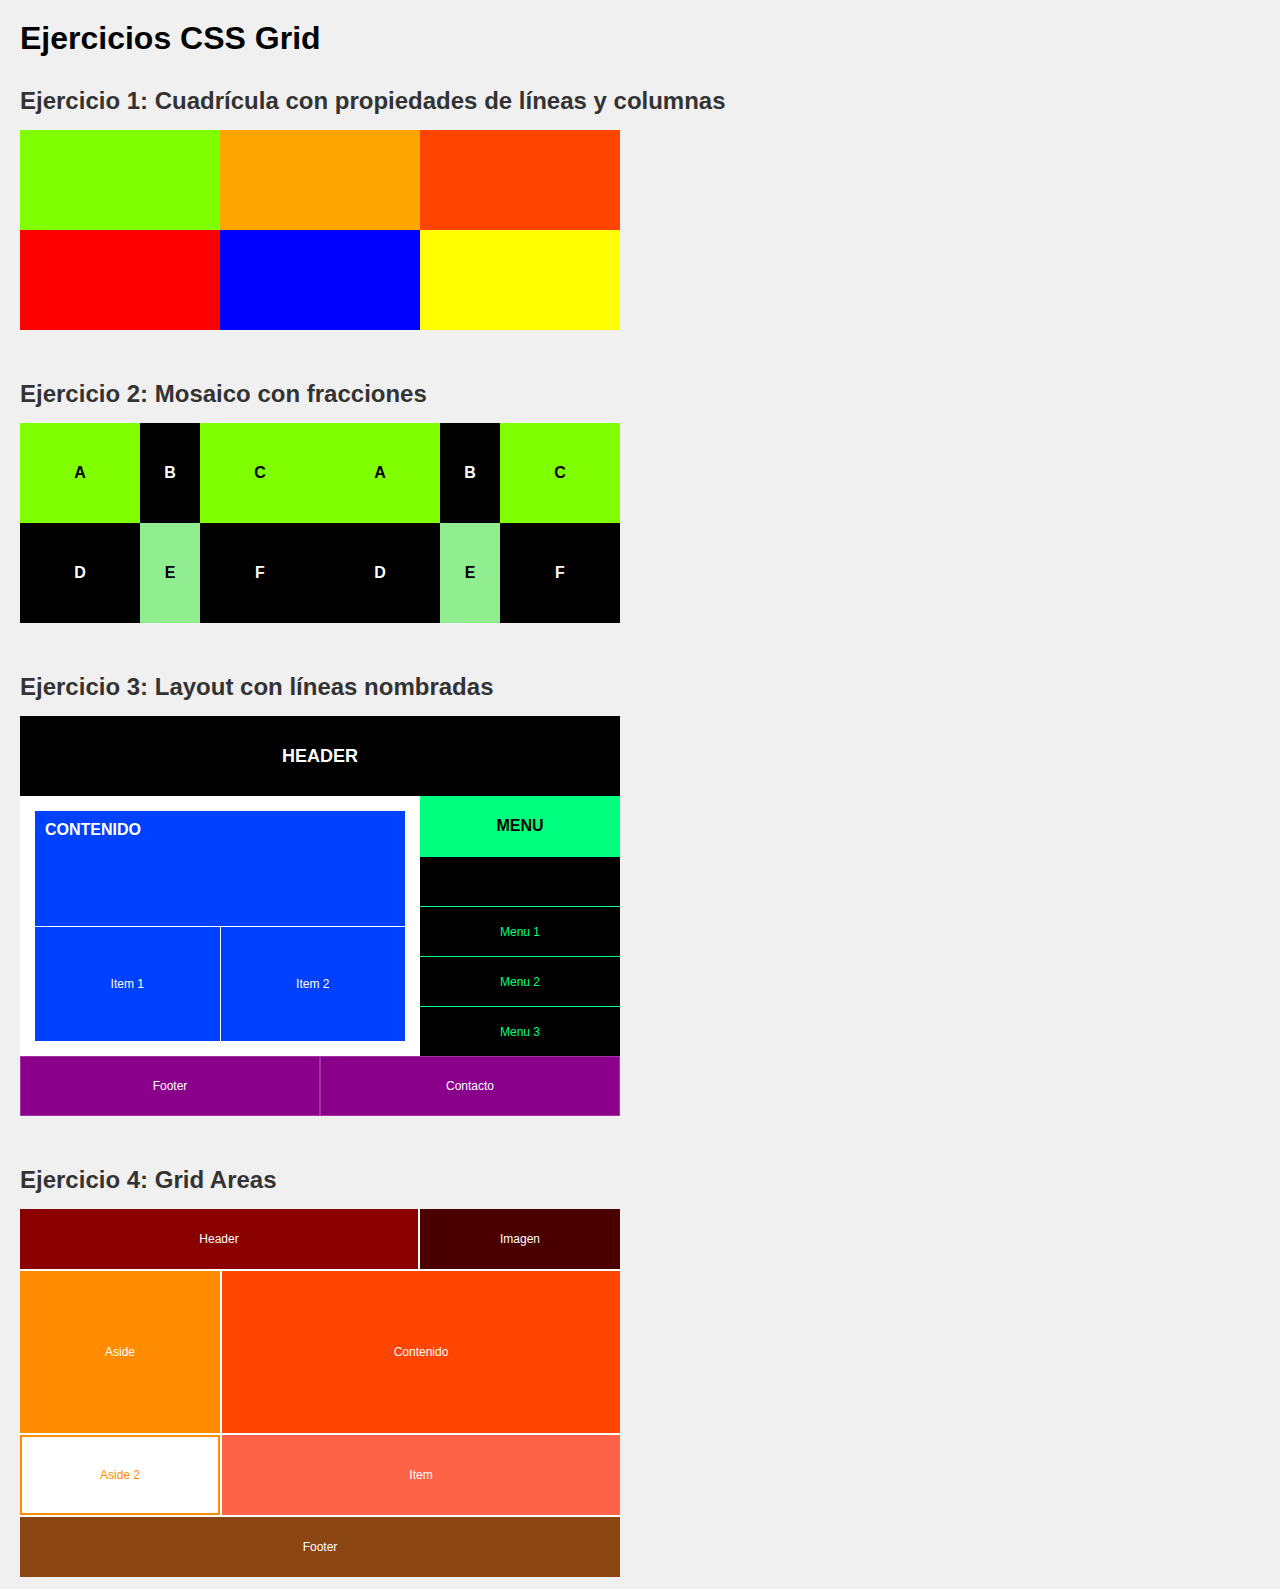
<file: grid-layouts.html>
<!DOCTYPE html>
<html lang="es">
<head>
    <meta charset="UTF-8">
    <meta name="viewport" content="width=device-width, initial-scale=1.0">
    <title>Ejercicios CSS Grid</title>
    <style>
        * {
            margin: 0;
            padding: 0;
            box-sizing: border-box;
        }

        body {
            font-family: Arial, sans-serif;
            padding: 20px;
            background-color: #f0f0f0;
        }

        h2 {
            margin: 30px 0 15px 0;
            color: #333;
        }

        /* Ejercicio 1: Cuadrícula con líneas y columnas */
        .ejercicio1 {
            display: grid;
            grid-template-columns: 200px 200px 200px;
            grid-template-rows: 100px 100px;
            width: 600px;
            margin-bottom: 50px;
        }

        .box1 { background-color: #7FFF00; }
        .box2 { background-color: #FFA500; }
        .box3 { background-color: #FF4500; }
        .box4 { background-color: #FF0000; }
        .box5 { background-color: #0000FF; }
        .box6 { background-color: #FFFF00; }

        /* Ejercicio 2: Mosaico con fracciones */
        .ejercicio2 {
            display: grid;
            grid-template-columns: 2fr 1fr 2fr 2fr 1fr 2fr;
            grid-template-rows: 1fr 1fr;
            width: 600px;
            height: 200px;
            margin-bottom: 50px;
        }

        .mosaic-a {
            background-color: #7FFF00;
            grid-column: span 1;
            display: flex;
            align-items: center;
            justify-content: center;
            font-weight: bold;
        }

        .mosaic-b {
            background-color: #000000;
            display: flex;
            align-items: center;
            justify-content: center;
            color: white;
            font-weight: bold;
        }

        .mosaic-c {
            background-color: #7FFF00;
            display: flex;
            align-items: center;
            justify-content: center;
            font-weight: bold;
        }

        .mosaic-d {
            background-color: #000000;
            display: flex;
            align-items: center;
            justify-content: center;
            color: white;
            font-weight: bold;
        }

        .mosaic-e {
            background-color: #90EE90;
            display: flex;
            align-items: center;
            justify-content: center;
            font-weight: bold;
        }

        .mosaic-f {
            background-color: #000000;
            display: flex;
            align-items: center;
            justify-content: center;
            color: white;
            font-weight: bold;
        }

        /* Ejercicio 3: Layout con líneas nombradas */
        .ejercicio3 {
            display: grid;
            grid-template-columns: [inicio] 2fr [contenido-end] 1fr [fin];
            grid-template-rows: [header-start] 80px [header-end contenido-start] 1fr [footer-start] 60px [footer-end];
            width: 600px;
            height: 400px;
            margin-bottom: 50px;
        }

        .header {
            grid-column: inicio / fin;
            grid-row: header-start / header-end;
            background-color: #000000;
            color: white;
            display: flex;
            align-items: center;
            justify-content: center;
            font-weight: bold;
            font-size: 18px;
        }

        .contenido {
            grid-column: inicio / contenido-end;
            grid-row: contenido-start / footer-start;
            background-color: #0040FF;
            color: white;
            padding: 15px;
            display: grid;
            grid-template-columns: 1fr 1fr;
            grid-template-rows: 1fr 1fr;
            gap: 1px;
            background-color: white;
        }

        .contenido-header {
            grid-column: span 2;
            background-color: #0040FF;
            color: white;
            display: flex;
            padding: 10px;
            font-weight: bold;
        }

        .item {
            background-color: #0040FF;
            color: white;
            display: flex;
            align-items: center;
            justify-content: center;
            font-size: 12px;
        }

        .menu {
            grid-column: contenido-end / fin;
            grid-row: contenido-start / span 1;
            background-color: #00FF7F;
            display: flex;
            align-items: center;
            justify-content: center;
            font-weight: bold;
        }

        .menu-items {
            grid-column: contenido-end / fin;
            grid-row: contenido-start / footer-start;
            display: grid;
            grid-template-rows: 60px 1fr 50px 50px 50px;
        }

        .menu-header {
            background-color: #00FF7F;
            display: flex;
            align-items: center;
            justify-content: center;
            font-weight: bold;
        }

        .menu-item {
            background-color: #000000;
            color: #00FF7F;
            display: flex;
            align-items: center;
            justify-content: center;
            font-size: 12px;
            border-top: 1px solid #00FF7F;
        }

        .footer {
            grid-column: inicio / fin;
            grid-row: footer-start / footer-end;
            background-color: #8B008B;
            color: white;
            display: grid;
            grid-template-columns: 1fr 1fr;
        }

        .footer-item {
            display: flex;
            align-items: center;
            justify-content: center;
            font-size: 12px;
            border: 1px solid rgba(255,255,255,0.2);
        }

        /* Ejercicio 4: Grid Areas */
        .ejercicio4 {
            display: grid;
            grid-template-areas:
                "header header imagen"
                "aside1 contenido contenido"
                "aside1 contenido contenido"
                "aside2 item item"
                "footer footer footer";
            grid-template-columns: 200px 1fr 200px;
            grid-template-rows: 60px 80px 80px 80px 60px;
            width: 600px;
            height: 360px;
            gap: 2px;
            background-color: white;
        }

        .area-header {
            grid-area: header;
            background-color: #8B0000;
            color: white;
            display: flex;
            align-items: center;
            justify-content: center;
            font-size: 12px;
        }

        .area-imagen {
            grid-area: imagen;
            background-color: #4B0000;
            color: white;
            display: flex;
            align-items: center;
            justify-content: center;
            font-size: 12px;
        }

        .area-aside1 {
            grid-area: aside1;
            background-color: #FF8C00;
            color: white;
            display: flex;
            align-items: center;
            justify-content: center;
            font-size: 12px;
        }

        .area-contenido {
            grid-area: contenido;
            background-color: #FF4500;
            color: white;
            display: flex;
            align-items: center;
            justify-content: center;
            font-size: 12px;
        }

        .area-aside2 {
            grid-area: aside2;
            background-color: #FFFFFF;
            border: 2px solid #FF8C00;
            display: flex;
            align-items: center;
            justify-content: center;
            font-size: 12px;
            color: #FF8C00;
        }

        .area-item {
            grid-area: item;
            background-color: #FF6347;
            color: white;
            display: flex;
            align-items: center;
            justify-content: center;
            font-size: 12px;
        }

        .area-footer {
            grid-area: footer;
            background-color: #8B4513;
            color: white;
            display: flex;
            align-items: center;
            justify-content: center;
            font-size: 12px;
        }
    </style>
</head>
<body>
    <h1>Ejercicios CSS Grid</h1>

    <h2>Ejercicio 1: Cuadrícula con propiedades de líneas y columnas</h2>
    <div class="ejercicio1">
        <div class="box1"></div>
        <div class="box2"></div>
        <div class="box3"></div>
        <div class="box4"></div>
        <div class="box5"></div>
        <div class="box6"></div>
    </div>

    <h2>Ejercicio 2: Mosaico con fracciones</h2>
    <div class="ejercicio2">
        <div class="mosaic-a">A</div>
        <div class="mosaic-b">B</div>
        <div class="mosaic-c">C</div>
        <div class="mosaic-a">A</div>
        <div class="mosaic-b">B</div>
        <div class="mosaic-c">C</div>
        <div class="mosaic-d">D</div>
        <div class="mosaic-e">E</div>
        <div class="mosaic-f">F</div>
        <div class="mosaic-d">D</div>
        <div class="mosaic-e">E</div>
        <div class="mosaic-f">F</div>
    </div>

    <h2>Ejercicio 3: Layout con líneas nombradas</h2>
    <div class="ejercicio3">
        <div class="header">HEADER</div>
        <div class="contenido">
            <div class="contenido-header">CONTENIDO</div>
            <div class="item">Item 1</div>
            <div class="item">Item 2</div>
        </div>
        <div class="menu-items">
            <div class="menu-header">MENU</div>
            <div class="menu-item"></div>
            <div class="menu-item">Menu 1</div>
            <div class="menu-item">Menu 2</div>
            <div class="menu-item">Menu 3</div>
        </div>
        <div class="footer">
            <div class="footer-item">Footer</div>
            <div class="footer-item">Contacto</div>
        </div>
    </div>

    <h2>Ejercicio 4: Grid Areas</h2>
    <div class="ejercicio4">
        <div class="area-header">Header</div>
        <div class="area-imagen">Imagen</div>
        <div class="area-aside1">Aside</div>
        <div class="area-contenido">Contenido</div>
        <div class="area-aside2">Aside 2</div>
        <div class="area-item">Item</div>
        <div class="area-footer">Footer</div>
    </div>
</body>
</html>
</file>
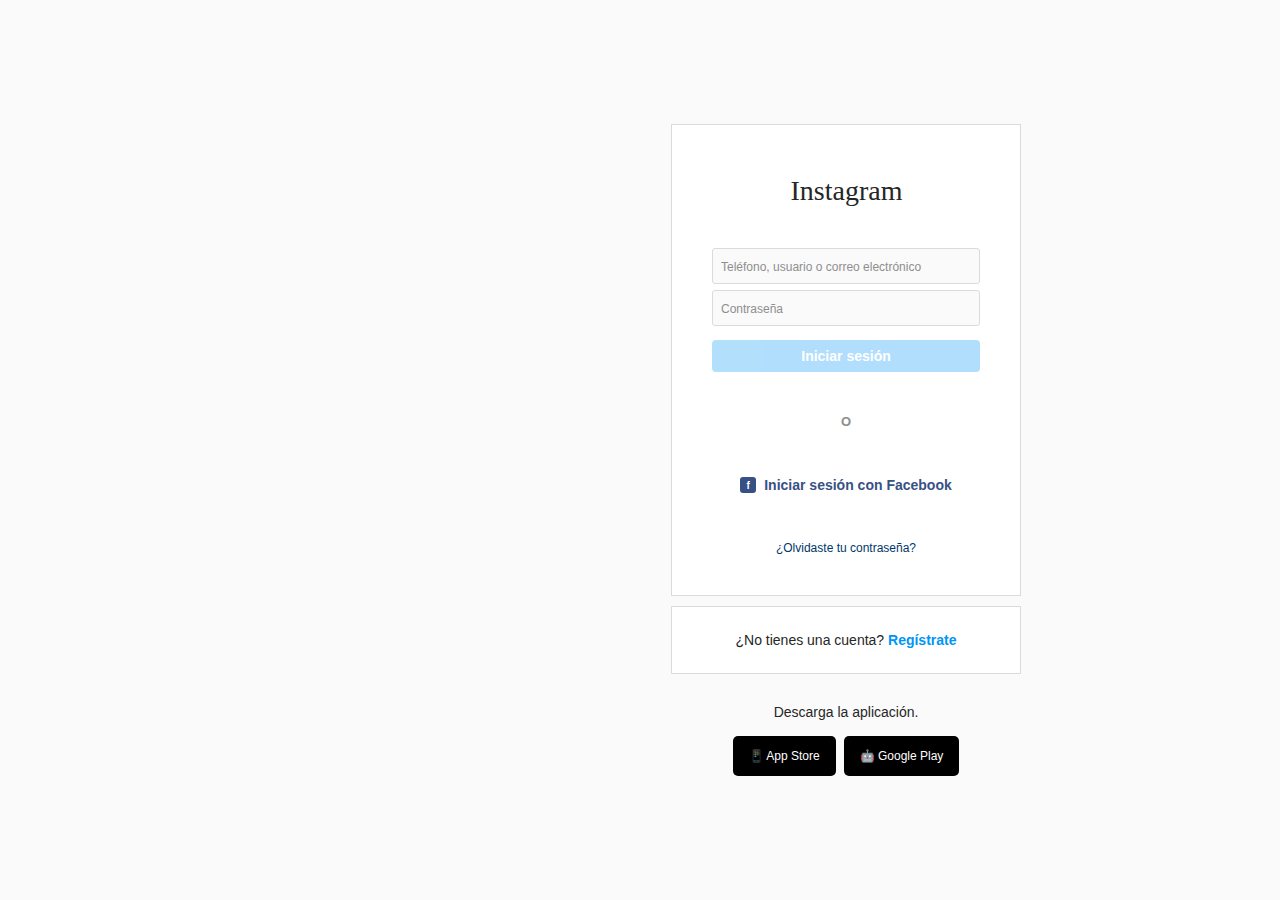
<file: instagram_login.html>
<!DOCTYPE html>
<html lang="es">
<head>
    <meta charset="UTF-8">
    <meta name="viewport" content="width=device-width, initial-scale=1.0">
    <title>Instagram Login Clone</title>
    <style>
        * {
            margin: 0;
            padding: 0;
            box-sizing: border-box;
        }

        body {
            font-family: -apple-system, BlinkMacSystemFont, 'Segoe UI', Roboto, Helvetica, Arial, sans-serif;
            background-color: #fafafa;
            min-height: 100vh;
            display: flex;
            align-items: center;
            justify-content: center;
            padding: 20px;
        }

        .login-container {
            display: flex;
            align-items: center;
            justify-content: center;
            max-width: 935px;
            width: 100%;
            gap: 32px;
        }

        .phone-mockup {
            flex: 1;
            max-width: 380px;
            display: flex;
            justify-content: center;
        }

        .phone-image {
            position: relative;
            width: 100%;
            max-width: 380px;
        }

        .phone-frame {
            width: 100%;
            height: auto;
            background: url('data:image/svg+xml,<svg xmlns="http://www.w3.org/2000/svg" viewBox="0 0 380 676"><rect x="20" y="20" width="340" height="636" rx="30" fill="%23000" stroke="%23000" stroke-width="2"/><rect x="30" y="80" width="320" height="568" rx="10" fill="%23fff"/></svg>') no-repeat center;
            background-size: contain;
        }

        .phone-content {
            position: absolute;
            top: 12%;
            left: 50%;
            transform: translateX(-50%);
            width: 84%;
            height: 76%;
            background: linear-gradient(45deg, #405de6, #5851db, #833ab4, #c13584, #e1306c, #fd1d1d);
            border-radius: 10px;
            overflow: hidden;
            display: flex;
            flex-direction: column;
        }

        .instagram-ui {
            flex: 1;
            background: white;
            display: flex;
            flex-direction: column;
            padding: 20px 16px;
        }

        .ui-header {
            display: flex;
            justify-content: space-between;
            align-items: center;
            padding-bottom: 20px;
            border-bottom: 1px solid #dbdbdb;
        }

        .instagram-logo-small {
            font-family: 'Billabong', cursive;
            font-size: 24px;
            font-weight: normal;
            color: #262626;
        }

        .ui-content {
            flex: 1;
            display: flex;
            flex-direction: column;
            gap: 16px;
            padding-top: 20px;
        }

        .story-preview, .post-preview {
            background: #f8f9fa;
            height: 60px;
            border-radius: 8px;
            display: flex;
            align-items: center;
            padding: 0 12px;
            gap: 12px;
        }

        .story-circle, .profile-pic {
            width: 40px;
            height: 40px;
            border-radius: 50%;
            background: linear-gradient(45deg, #833ab4, #fd1d1d);
            display: flex;
            align-items: center;
            justify-content: center;
            color: white;
            font-size: 12px;
            font-weight: bold;
        }

        .story-info, .post-info {
            flex: 1;
        }

        .story-name, .username {
            font-weight: 600;
            font-size: 12px;
            color: #262626;
        }

        .story-time, .post-time {
            font-size: 10px;
            color: #8e8e8e;
        }

        .login-form-container {
            flex: 1;
            max-width: 350px;
            display: flex;
            flex-direction: column;
            gap: 10px;
        }

        .login-box {
            background: white;
            border: 1px solid #dbdbdb;
            padding: 40px;
            display: flex;
            flex-direction: column;
            align-items: center;
            gap: 24px;
        }

        .instagram-logo {
            background: url('data:image/svg+xml,<svg xmlns="http://www.w3.org/2000/svg" viewBox="0 0 175 51"><path d="M0 0h175v51H0z" fill="none"/><text x="87.5" y="35" text-anchor="middle" font-family="serif" font-size="28" font-weight="300" fill="%23262626">Instagram</text></svg>') no-repeat center;
            width: 175px;
            height: 51px;
            background-size: contain;
            margin-bottom: 8px;
        }

        .login-form {
            width: 100%;
            display: flex;
            flex-direction: column;
            gap: 6px;
        }

        .form-input {
            width: 100%;
            padding: 9px 8px;
            border: 1px solid #dbdbdb;
            border-radius: 3px;
            background: #fafafa;
            font-size: 14px;
            color: #262626;
            outline: none;
            transition: border-color 0.2s;
        }

        .form-input:focus {
            border-color: #a8a8a8;
            background: white;
        }

        .form-input::placeholder {
            color: #8e8e8e;
            font-size: 12px;
        }

        .login-button {
            width: 100%;
            padding: 8px 24px;
            background: #0095f6;
            color: white;
            border: none;
            border-radius: 4px;
            font-size: 14px;
            font-weight: 600;
            cursor: pointer;
            margin-top: 8px;
            opacity: 0.3;
            transition: opacity 0.2s;
        }

        .login-button.active {
            opacity: 1;
        }

        .login-button:hover.active {
            background: #1877f2;
        }

        .divider {
            display: flex;
            align-items: center;
            margin: 18px 0 24px;
            color: #8e8e8e;
            font-size: 13px;
            font-weight: 600;
        }

        .divider::before,
        .divider::after {
            content: '';
            flex: 1;
            height: 1px;
            background: #dbdbdb;
        }

        .divider::before {
            margin-right: 18px;
        }

        .divider::after {
            margin-left: 18px;
        }

        .facebook-login {
            display: flex;
            align-items: center;
            justify-content: center;
            gap: 8px;
            color: #385185;
            font-size: 14px;
            font-weight: 600;
            text-decoration: none;
            margin-bottom: 24px;
        }

        .facebook-icon {
            width: 16px;
            height: 16px;
            background: #385185;
            border-radius: 3px;
            display: flex;
            align-items: center;
            justify-content: center;
            color: white;
            font-size: 10px;
            font-weight: bold;
        }

        .forgot-password {
            color: #00376b;
            font-size: 12px;
            text-decoration: none;
        }

        .forgot-password:hover {
            text-decoration: underline;
        }

        .signup-box {
            background: white;
            border: 1px solid #dbdbdb;
            padding: 24px;
            text-align: center;
        }

        .signup-text {
            font-size: 14px;
            color: #262626;
        }

        .signup-link {
            color: #0095f6;
            font-weight: 600;
            text-decoration: none;
        }

        .signup-link:hover {
            text-decoration: underline;
        }

        .app-download {
            text-align: center;
            margin-top: 20px;
        }

        .app-text {
            font-size: 14px;
            color: #262626;
            margin-bottom: 16px;
        }

        .app-buttons {
            display: flex;
            gap: 8px;
            justify-content: center;
        }

        .app-button {
            height: 40px;
            background: #000;
            color: white;
            border-radius: 5px;
            display: flex;
            align-items: center;
            padding: 0 16px;
            text-decoration: none;
            font-size: 12px;
            font-weight: 500;
        }

        /* Responsive Design */
        @media (max-width: 875px) {
            .login-container {
                flex-direction: column;
                gap: 20px;
            }

            .phone-mockup {
                display: none;
            }

            .login-form-container {
                max-width: 100%;
                width: 100%;
                max-width: 350px;
            }
        }

        @media (max-width: 450px) {
            body {
                padding: 0;
                background: white;
            }

            .login-box {
                border: none;
                padding: 24px;
            }

            .signup-box {
                border: none;
                border-top: 1px solid #dbdbdb;
            }
        }

        /* Animaciones sutiles */
        .login-box, .signup-box {
            animation: fadeIn 0.3s ease-in;
        }

        @keyframes fadeIn {
            from {
                opacity: 0;
                transform: translateY(10px);
            }
            to {
                opacity: 1;
                transform: translateY(0);
            }
        }

        .border-debug {
            border: 2px solid red !important;
        }
    </style>
</head>
<body>
    <div class="login-container">
        <!-- Phone Mockup - Desktop only -->
        <div class="phone-mockup">
            <div class="phone-image">
                <div class="phone-frame">
                    <div class="phone-content">
                        <div class="instagram-ui">
                            <div class="ui-header">
                                <div class="instagram-logo-small">Instagram</div>
                                <div style="display: flex; gap: 12px;">
                                    <div style="width: 20px; height: 20px; background: #dbdbdb; border-radius: 50%;"></div>
                                    <div style="width: 20px; height: 20px; background: #dbdbdb; border-radius: 50%;"></div>
                                </div>
                            </div>
                            <div class="ui-content">
                                <div class="story-preview">
                                    <div class="story-circle">U1</div>
                                    <div class="story-info">
                                        <div class="story-name">usuario_ejemplo</div>
                                        <div class="story-time">hace 2 h</div>
                                    </div>
                                </div>
                                <div class="post-preview">
                                    <div class="profile-pic">U2</div>
                                    <div class="post-info">
                                        <div class="username">otro_usuario</div>
                                        <div class="post-time">hace 5 h</div>
                                    </div>
                                </div>
                                <div class="story-preview">
                                    <div class="story-circle">U3</div>
                                    <div class="story-info">
                                        <div class="story-name">fotografo_pro</div>
                                        <div class="story-time">hace 1 d</div>
                                    </div>
                                </div>
                            </div>
                        </div>
                    </div>
                </div>
            </div>
        </div>

        <!-- Login Form -->
        <div class="login-form-container">
            <div class="login-box">
                <div class="instagram-logo"></div>
                
                <form class="login-form" id="loginForm">
                    <input type="text" class="form-input" placeholder="Teléfono, usuario o correo electrónico" id="username" autocomplete="username">
                    <input type="password" class="form-input" placeholder="Contraseña" id="password" autocomplete="current-password">
                    <button type="submit" class="login-button" id="loginButton">Iniciar sesión</button>
                </form>

                <div class="divider">O</div>

                <a href="#" class="facebook-login">
                    <div class="facebook-icon">f</div>
                    Iniciar sesión con Facebook
                </a>

                <a href="#" class="forgot-password">¿Olvidaste tu contraseña?</a>
            </div>

            <div class="signup-box">
                <span class="signup-text">
                    ¿No tienes una cuenta? <a href="#" class="signup-link">Regístrate</a>
                </span>
            </div>

            <div class="app-download">
                <p class="app-text">Descarga la aplicación.</p>
                <div class="app-buttons">
                    <a href="#" class="app-button">
                        📱 App Store
                    </a>
                    <a href="#" class="app-button">
                        🤖 Google Play
                    </a>
                </div>
            </div>
        </div>
    </div>

    <script>
        // Funcionalidad interactiva del formulario
        const usernameInput = document.getElementById('username');
        const passwordInput = document.getElementById('password');
        const loginButton = document.getElementById('loginButton');
        const loginForm = document.getElementById('loginForm');

        // Función para verificar si el botón debe estar activo
        function checkFormValidity() {
            const username = usernameInput.value.trim();
            const password = passwordInput.value.trim();
            
            if (username.length > 0 && password.length > 0) {
                loginButton.classList.add('active');
            } else {
                loginButton.classList.remove('active');
            }
        }

        // Event listeners para inputs
        usernameInput.addEventListener('input', checkFormValidity);
        passwordInput.addEventListener('input', checkFormValidity);

        // Manejo del formulario
        loginForm.addEventListener('submit', function(e) {
            e.preventDefault();
            
            const username = usernameInput.value.trim();
            const password = passwordInput.value.trim();
            
            if (username && password) {
                // Simular proceso de login
                loginButton.textContent = 'Iniciando sesión...';
                loginButton.disabled = true;
                
                setTimeout(() => {
                    alert('¡Login simulado exitoso!\nUsuario: ' + username);
                    loginButton.textContent = 'Iniciar sesión';
                    loginButton.disabled = false;
                }, 1500);
            }
        });

        // Funcionalidad para inspección con Dev Tools
        function toggleBorderDebug() {
            const elements = document.querySelectorAll('*');
            elements.forEach(el => {
                el.classList.toggle('border-debug');
            });
        }

        // Disponible desde consola del navegador
        window.debugBorders = toggleBorderDebug;
        
        console.log('🔍 Instagram Login Clone cargado correctamente!');
        console.log('💡 Tip: Ejecuta debugBorders() en la consola para ver los bordes de todos los elementos');
        console.log('📱 Responsive: El diseño se adapta automáticamente a diferentes tamaños de pantalla');
    </script>
</body>
</html>
</file>
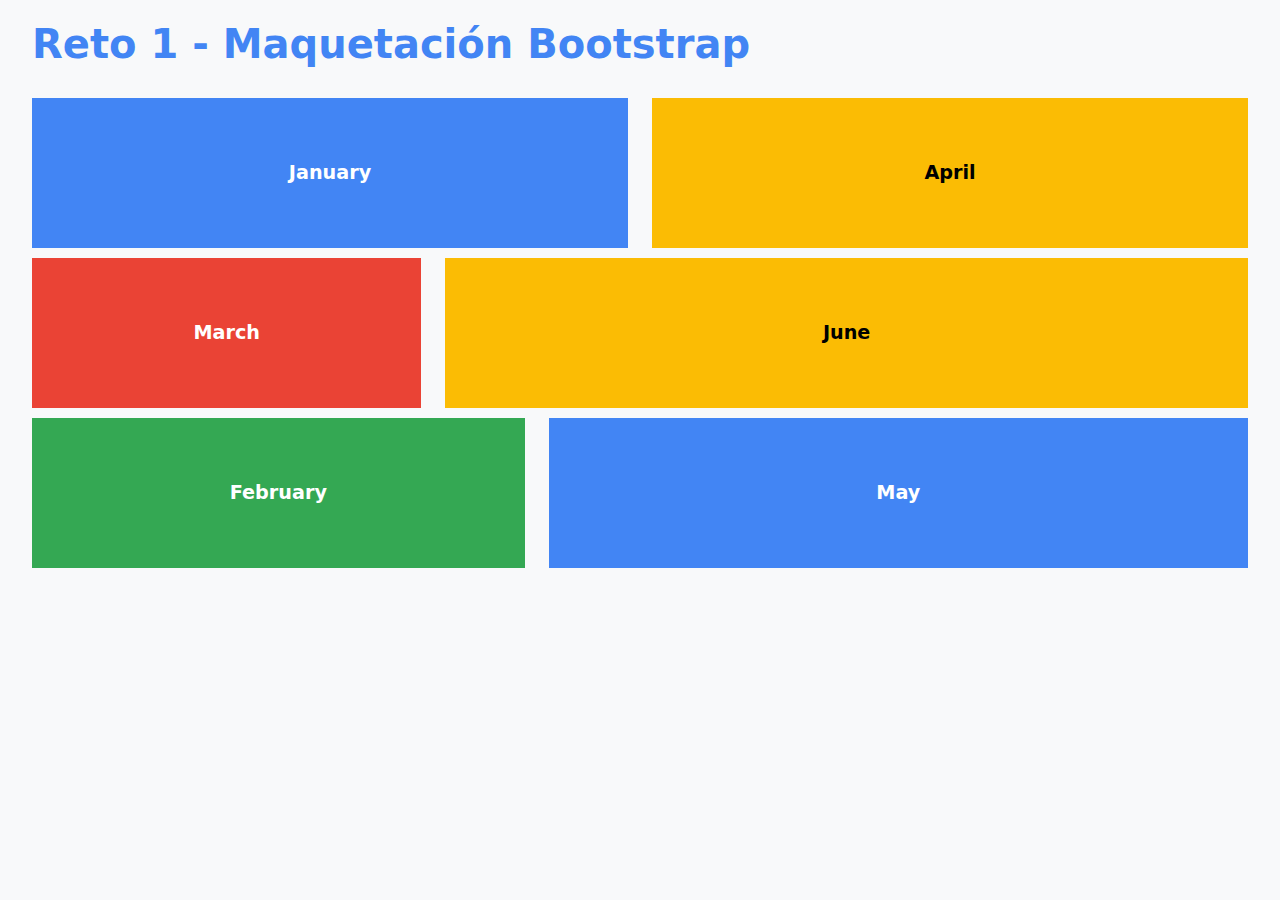
<file: reto1_bootstrap.html>
<!DOCTYPE html>
<html lang="es">
<head>
    <meta charset="UTF-8">
    <meta name="viewport" content="width=device-width, initial-scale=1.0">
    <title>Reto 1 - Maquetación Bootstrap</title>
    <link href="https://cdnjs.cloudflare.com/ajax/libs/bootstrap/5.3.0/css/bootstrap.min.css" rel="stylesheet">
    <style>
        .section {
            height: 150px;
            display: flex;
            align-items: center;
            justify-content: center;
            color: white;
            font-weight: bold;
            font-size: 1.2rem;
            margin-bottom: 10px;
        }
        .january { background-color: #4285F4; }
        .february { background-color: #34A853; }
        .march { background-color: #EA4335; }
        .april { background-color: #FBBC04; color: black; }
        .may { background-color: #4285F4; }
        .june { background-color: #FBBC04; color: black; }
        body {
            padding: 20px;
            background-color: #f8f9fa;
        }
        h1 {
            color: #4285F4;
            font-weight: bold;
            margin-bottom: 30px;
        }
    </style>
</head>
<body>
    <div class="container-fluid">
        <h1>Reto 1 - Maquetación Bootstrap</h1>
        
        <div class="row">
            <!-- Primera fila -->
            <div class="col-md-6">
                <div class="section january">
                    January
                </div>
            </div>
            <div class="col-md-6">
                <div class="section april">
                    April
                </div>
            </div>
        </div>

        <div class="row">
            <!-- Segunda fila -->
            <div class="col-md-4">
                <div class="section march">
                    March
                </div>
            </div>
            <div class="col-md-8">
                <div class="section june">
                    June
                </div>
            </div>
        </div>

        <div class="row">
            <!-- Tercera fila -->
            <div class="col-md-5">
                <div class="section february">
                    February
                </div>
            </div>
            <div class="col-md-7">
                <div class="section may">
                    May
                </div>
            </div>
        </div>
    </div>

    <script src="https://cdnjs.cloudflare.com/ajax/libs/bootstrap/5.3.0/js/bootstrap.bundle.min.js"></script>
</body>
</html>
</file>
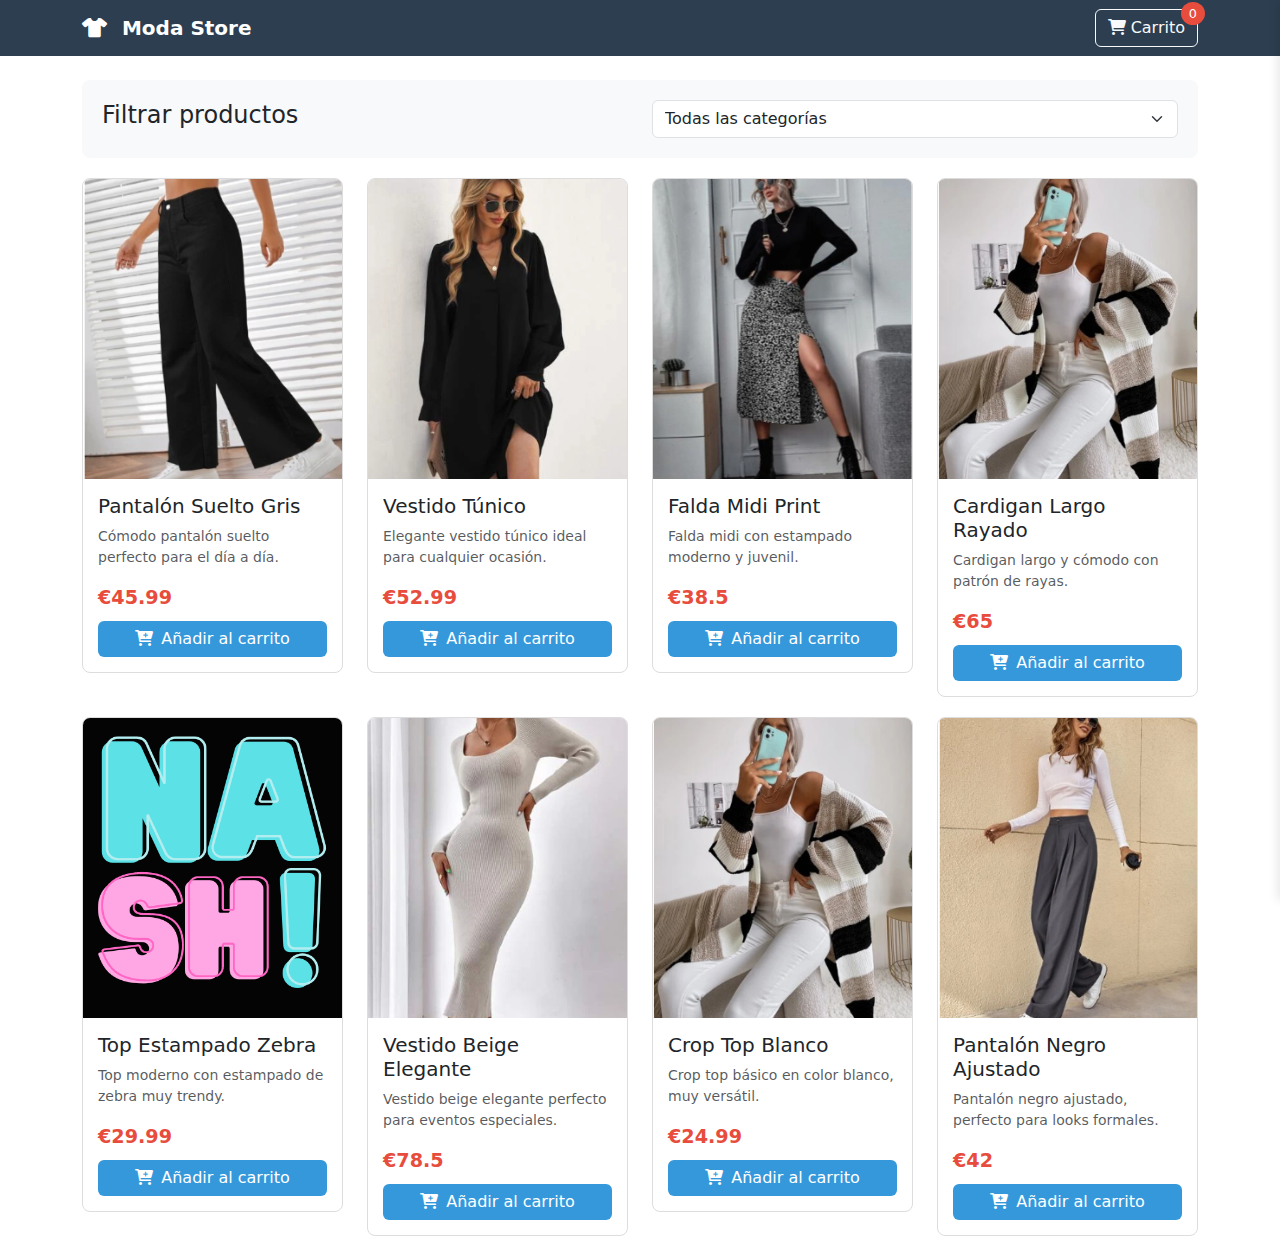
<file: reto2_tienda_online.html>
<!DOCTYPE html>
<html lang="es">
<head>
    <meta charset="UTF-8">
    <meta name="viewport" content="width=device-width, initial-scale=1.0">
    <title>Reto 2 - Tienda Online</title>
    <link href="https://cdnjs.cloudflare.com/ajax/libs/bootstrap/5.3.0/css/bootstrap.min.css" rel="stylesheet">
    <link href="https://cdnjs.cloudflare.com/ajax/libs/font-awesome/6.0.0/css/all.min.css" rel="stylesheet">
    <style>
        .navbar {
            background-color: #2c3e50 !important;
        }
        .navbar-brand {
            color: white !important;
            font-weight: bold;
        }
        .product-card {
            border: 1px solid #ddd;
            border-radius: 8px;
            overflow: hidden;
            margin-bottom: 20px;
            transition: transform 0.2s;
        }
        .product-card:hover {
            transform: translateY(-5px);
            box-shadow: 0 4px 15px rgba(0,0,0,0.1);
        }
        .product-image {
            width: 100%;
            height: 300px;
            object-fit: cover;
        }
        .product-info {
            padding: 15px;
        }
        .product-price {
            font-size: 1.2rem;
            font-weight: bold;
            color: #e74c3c;
        }
        .btn-add-cart {
            background-color: #3498db;
            border: none;
            width: 100%;
        }
        .btn-add-cart:hover {
            background-color: #2980b9;
        }
        .cart-sidebar {
            position: fixed;
            right: -400px;
            top: 0;
            width: 400px;
            height: 100vh;
            background: white;
            box-shadow: -2px 0 10px rgba(0,0,0,0.1);
            transition: right 0.3s ease;
            z-index: 1050;
            overflow-y: auto;
        }
        .cart-sidebar.show {
            right: 0;
        }
        .cart-header {
            background-color: #2c3e50;
            color: white;
            padding: 20px;
        }
        .cart-item {
            border-bottom: 1px solid #eee;
            padding: 15px;
        }
        .cart-item img {
            width: 60px;
            height: 60px;
            object-fit: cover;
        }
        .cart-overlay {
            position: fixed;
            top: 0;
            left: 0;
            width: 100vw;
            height: 100vh;
            background: rgba(0,0,0,0.5);
            display: none;
            z-index: 1040;
        }
        .cart-badge {
            background-color: #e74c3c;
            color: white;
            border-radius: 50%;
            padding: 2px 8px;
            font-size: 0.8rem;
            position: absolute;
            top: -8px;
            right: -8px;
        }
        .filter-section {
            background-color: #f8f9fa;
            padding: 20px;
            margin-bottom: 20px;
            border-radius: 8px;
        }
    </style>
</head>
<body>
    <!-- Navbar -->
    <nav class="navbar navbar-expand-lg navbar-dark">
        <div class="container">
            <a class="navbar-brand" href="#">
                <i class="fas fa-tshirt me-2"></i>
                Moda Store
            </a>
            <div class="ms-auto">
                <button class="btn btn-outline-light position-relative" id="cartBtn">
                    <i class="fas fa-shopping-cart"></i>
                    Carrito
                    <span class="cart-badge" id="cartCount">0</span>
                </button>
            </div>
        </div>
    </nav>

    <!-- Main Content -->
    <div class="container mt-4">
        <!-- Filtros -->
        <div class="filter-section">
            <div class="row align-items-center">
                <div class="col-md-6">
                    <h4>Filtrar productos</h4>
                </div>
                <div class="col-md-6">
                    <select class="form-select" id="categoryFilter">
                        <option value="all">Todas las categorías</option>
                        <option value="pantalones">Pantalones</option>
                        <option value="vestidos">Vestidos</option>
                        <option value="camisetas">Camisetas</option>
                        <option value="cardigans">Cardigans</option>
                    </select>
                </div>
            </div>
        </div>

        <!-- Products Grid -->
        <div class="row" id="productsContainer">
            <!-- Los productos se cargarán aquí con JavaScript -->
        </div>
    </div>

    <!-- Cart Overlay -->
    <div class="cart-overlay" id="cartOverlay"></div>

    <!-- Cart Sidebar -->
    <div class="cart-sidebar" id="cartSidebar">
        <div class="cart-header d-flex justify-content-between align-items-center">
            <h4><i class="fas fa-shopping-cart me-2"></i>Carrito de Compras</h4>
            <button class="btn btn-outline-light btn-sm" id="closeCart">
                <i class="fas fa-times"></i>
            </button>
        </div>
        <div id="cartItems">
            <!-- Los items del carrito se cargarán aquí -->
        </div>
        <div class="p-3 bg-light">
            <div class="d-flex justify-content-between align-items-center mb-3">
                <strong>Total: <span id="cartTotal">€0.00</span></strong>
            </div>
            <button class="btn btn-success w-100" id="checkoutBtn">
                <i class="fas fa-credit-card me-2"></i>
                Finalizar Compra
            </button>
            <button class="btn btn-outline-danger w-100 mt-2" id="clearCartBtn">
                <i class="fas fa-trash me-2"></i>
                Vaciar Carrito
            </button>
        </div>
    </div>

    <!-- Scripts -->
    <script src="https://cdnjs.cloudflare.com/ajax/libs/jquery/3.6.0/jquery.min.js"></script>
    <script src="https://cdnjs.cloudflare.com/ajax/libs/bootstrap/5.3.0/js/bootstrap.bundle.min.js"></script>
    
    <script>
        // Datos de productos
        const products = [
            {
                id: 1,
                name: "Pantalón Suelto Gris",
                price: 45.99,
                category: "pantalones",
                image: "images/pantalon_ancho.png",
                description: "Cómodo pantalón suelto perfecto para el día a día."
            },
            {
                id: 2,
                name: "Vestido Túnico",
                price: 52.99,
                category: "vestidos",
                image: "images/vestido_tunico.png",
                description: "Elegante vestido túnico ideal para cualquier ocasión."
            },
            {
                id: 3,
                name: "Falda Midi Print",
                price: 38.50,
                category: "vestidos",
                image: "images/falda_print.png",
                description: "Falda midi con estampado moderno y juvenil."
            },
            {
                id: 4,
                name: "Cardigan Largo Rayado",
                price: 65.00,
                category: "cardigans",
                image: "images/cardigan_largo_rayas.png",
                description: "Cardigan largo y cómodo con patrón de rayas."
            },
            {
                id: 5,
                name: "Top Estampado Zebra",
                price: 29.99,
                category: "camisetas",
                image: "images/nash!.png",
                description: "Top moderno con estampado de zebra muy trendy."
            },
            {
                id: 6,
                name: "Vestido Beige Elegante",
                price: 78.50,
                category: "vestidos",
                image: "images/vestido_jersey.png",
                description: "Vestido beige elegante perfecto para eventos especiales."
            },
            {
                id: 7,
                name: "Crop Top Blanco",
                price: 24.99,
                category: "camisetas",
                image: "images/cardigan_largo_rayas.png",
                description: "Crop top básico en color blanco, muy versátil."
            },
            {
                id: 8,
                name: "Pantalón Negro Ajustado",
                price: 42.00,
                category: "pantalones",
                image: "images/pantalones_tallealto.png",
                description: "Pantalón negro ajustado, perfecto para looks formales."
            }
        ];

        let cart = [];

        // Funciones principales
        $(document).ready(function() {
            displayProducts(products);
            updateCartUI();
            
            // Event listeners
            $('#cartBtn').click(function() {
                $('#cartSidebar').addClass('show');
                $('#cartOverlay').show();
            });

            $('#closeCart, #cartOverlay').click(function() {
                $('#cartSidebar').removeClass('show');
                $('#cartOverlay').hide();
            });

            $('#categoryFilter').change(function() {
                const selectedCategory = $(this).val();
                if (selectedCategory === 'all') {
                    displayProducts(products);
                } else {
                    const filteredProducts = products.filter(product => 
                        product.category === selectedCategory
                    );
                    displayProducts(filteredProducts);
                }
            });

            $('#clearCartBtn').click(function() {
                clearCart();
            });

            $('#checkoutBtn').click(function() {
                if (cart.length === 0) {
                    alert('El carrito está vacío');
                    return;
                }
                
                const total = getCartTotal();
                alert(`Compra realizada por €${total.toFixed(2)}. ¡Gracias por tu compra!`);
                clearCart();
                $('#cartSidebar').removeClass('show');
                $('#cartOverlay').hide();
            });
        });

        function displayProducts(productsToShow) {
            const container = $('#productsContainer');
            container.empty();

            productsToShow.forEach(product => {
                const productCard = `
                    <div class="col-md-3 col-sm-6">
                        <div class="product-card">
                            <img src="${product.image}" alt="${product.name}" class="product-image">
                            <div class="product-info">
                                <h5>${product.name}</h5>
                                <p class="text-muted small">${product.description}</p>
                                <div class="d-flex justify-content-between align-items-center mb-2">
                                    <span class="product-price">€${product.price}</span>
                                </div>
                                <button class="btn btn-primary btn-add-cart" onclick="addToCart(${product.id})">
                                    <i class="fas fa-cart-plus me-2"></i>Añadir al carrito
                                </button>
                            </div>
                        </div>
                    </div>
                `;
                container.append(productCard);
            });
        }

        function addToCart(productId) {
            const product = products.find(p => p.id === productId);
            const existingItem = cart.find(item => item.id === productId);

            if (existingItem) {
                existingItem.quantity += 1;
            } else {
                cart.push({...product, quantity: 1});
            }

            updateCartUI();
            
            // Animación de confirmación
            $(`button[onclick="addToCart(${productId})"]`)
                .html('<i class="fas fa-check me-2"></i>¡Añadido!')
                .removeClass('btn-primary')
                .addClass('btn-success');
            
            setTimeout(() => {
                $(`button[onclick="addToCart(${productId})"]`)
                    .html('<i class="fas fa-cart-plus me-2"></i>Añadir al carrito')
                    .removeClass('btn-success')
                    .addClass('btn-primary');
            }, 1000);
        }

        function removeFromCart(productId) {
            cart = cart.filter(item => item.id !== productId);
            updateCartUI();
        }

        function updateQuantity(productId, change) {
            const item = cart.find(item => item.id === productId);
            if (item) {
                item.quantity += change;
                if (item.quantity <= 0) {
                    removeFromCart(productId);
                }
            }
            updateCartUI();
        }

        function updateCartUI() {
            const cartCount = cart.reduce((total, item) => total + item.quantity, 0);
            $('#cartCount').text(cartCount);

            const cartItemsContainer = $('#cartItems');
            cartItemsContainer.empty();

            if (cart.length === 0) {
                cartItemsContainer.append('<div class="p-4 text-center text-muted">El carrito está vacío</div>');
            } else {
                cart.forEach(item => {
                    const cartItem = `
                        <div class="cart-item">
                            <div class="row align-items-center">
                                <div class="col-3">
                                    <img src="${item.image}" alt="${item.name}" class="img-fluid rounded">
                                </div>
                                <div class="col-6">
                                    <h6 class="mb-1">${item.name}</h6>
                                    <small class="text-muted">€${item.price}</small>
                                </div>
                                <div class="col-3 text-end">
                                    <div class="btn-group-vertical btn-group-sm">
                                        <button class="btn btn-outline-primary btn-sm" onclick="updateQuantity(${item.id}, 1)">
                                            <i class="fas fa-plus"></i>
                                        </button>
                                        <span class="px-2 py-1 bg-light text-center">${item.quantity}</span>
                                        <button class="btn btn-outline-primary btn-sm" onclick="updateQuantity(${item.id}, -1)">
                                            <i class="fas fa-minus"></i>
                                        </button>
                                    </div>
                                    <button class="btn btn-outline-danger btn-sm mt-1 w-100" onclick="removeFromCart(${item.id})">
                                        <i class="fas fa-trash"></i>
                                    </button>
                                </div>
                            </div>
                        </div>
                    `;
                    cartItemsContainer.append(cartItem);
                });
            }

            const total = getCartTotal();
            $('#cartTotal').text(`€${total.toFixed(2)}`);
        }

        function getCartTotal() {
            return cart.reduce((total, item) => total + (item.price * item.quantity), 0);
        }

        function clearCart() {
            cart = [];
            updateCartUI();
        }
    </script>
</body>
</html>
</file>
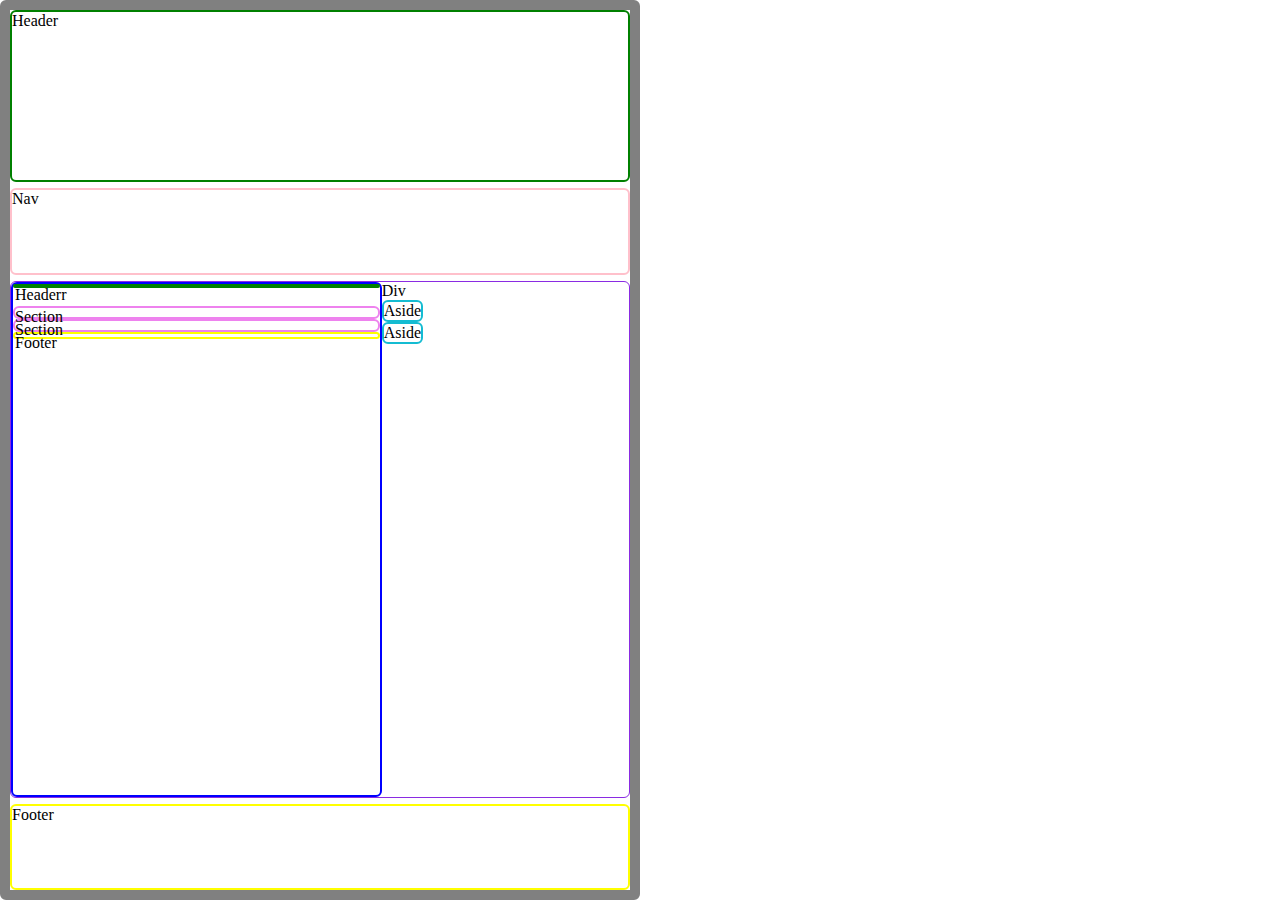
<file: Maquetacion_Basica/cajaFlex.html>
<!DOCTYPE html>
<html lang="en">
<head>
    <meta charset="UTF-8">
    <meta name="viewport" content="width=device-width, initial-scale=1.0">
    <title>Caja Flexbox</title>
    <link rel="stylesheet" href="flexbox.css">
</head>

<body>
    <div class="container">
        <header class="header">Header</header>
        <nav class="nav">Nav</nav>
        <div class="div_padre">
            <article>
                <div>
                    <header class="header">Headerr</header>
                </div>

                <div>
                <section class="section">Section</section>
                <section class="section">Section</section>
                <footer class="footer">Footer</footer>
                </div>
            
            </article>
            <div>Div
                <aside class="aside">Aside</aside>
                <aside class="aside">Aside</aside>

            </div>
        </div>
        <footer class="footer">Footer</footer>

    </div>
    

</body>
</html>
</file>
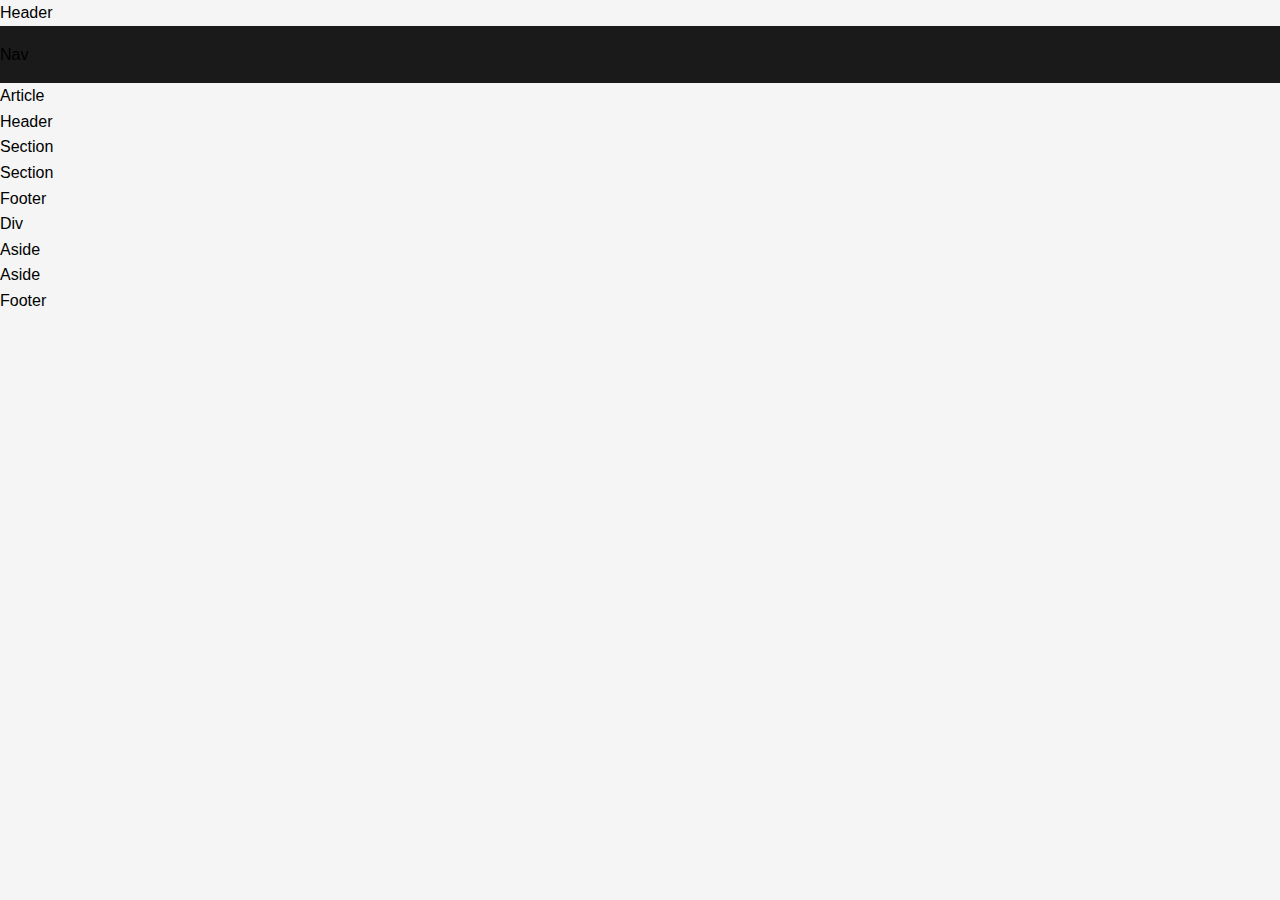
<file: Maquetacion_Basica/cajasFlexbox.html>
<!DOCTYPE html>
<html lang="es">
<head>
  <meta charset="UTF-8">
  <meta name="viewport" content="width=device-width, initial-scale=1.0">
  <title>Reto 3 - Flexbox</title>
  <link rel="stylesheet" href="style.css">
</head>
<body>
  <div class="container">
    <header class="header">Header</header>
    <nav class="nav">Nav</nav>
    <div class="div_padre">
      <article class="article">Article
        <div class="header">Header</div>
        <div class="div_article_down"> 
          <div class="section">Section</div>
          <div class="section">Section</div>
          <div class="footer">Footer</div>
    </div>
      </article>
      
      <div class="div">Div
        <div class="aside_top">Aside</div>
        <div class="aside_down">Aside</div>
      </div>
    </div>

    <footer class="footer">Footer</footer>
  </div>
</body>
</html>
</file>
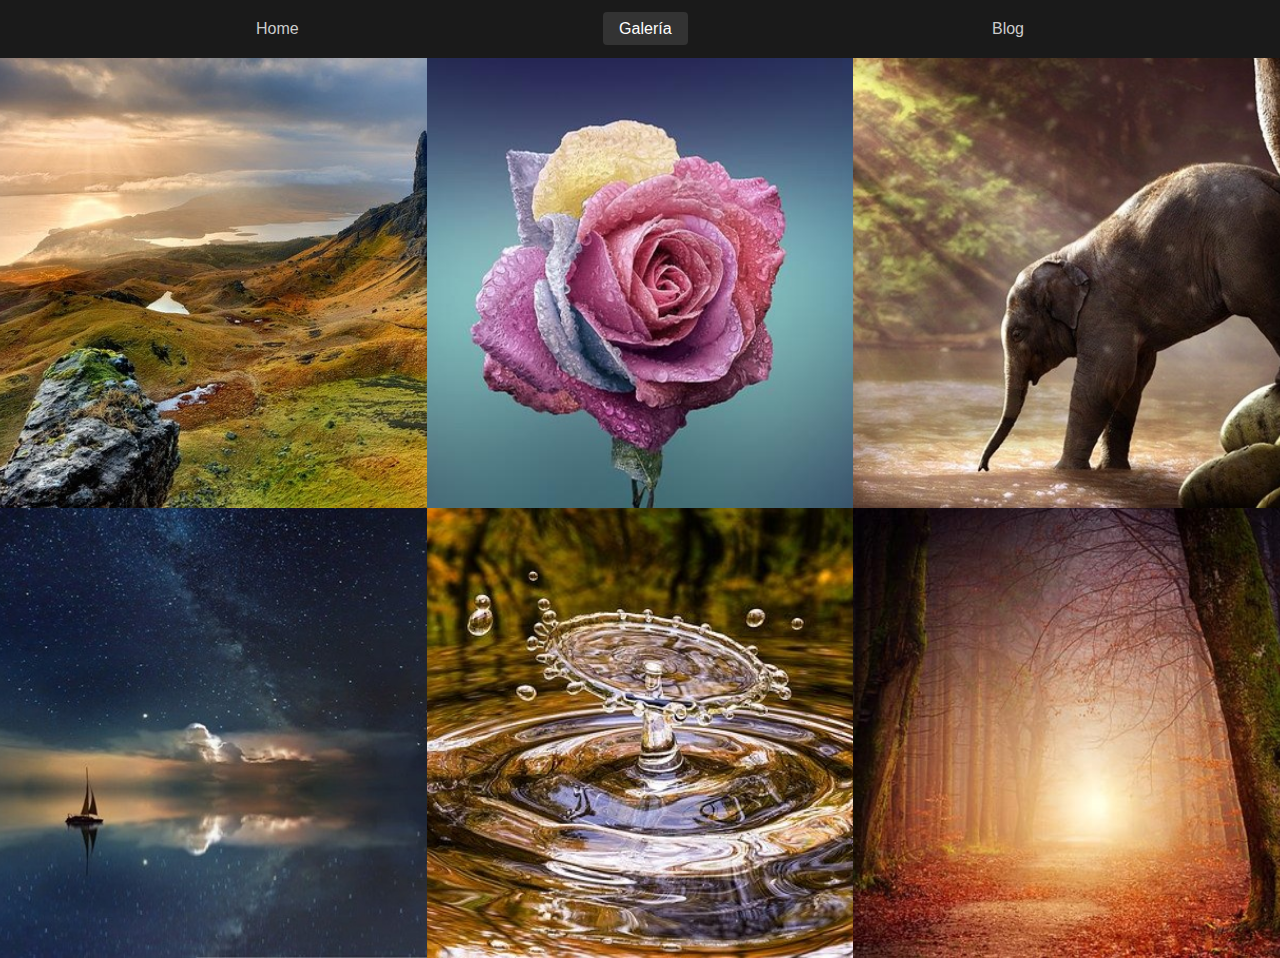
<file: Maquetacion_Basica/galleryWeb.html>
<!DOCTYPE html>
<html lang="es">
<head>
    <meta charset="UTF-8">
    <meta name="viewport" content="width=device-width, initial-scale=1.0">
    <title>Galería Web</title>
    <link rel="stylesheet" href="style.css">
</head>
<body class="gallery-page">
    <nav>
        <ul>
            <li><a href="homeWeb.html">Home</a></li>
            <li><a href="galleryWeb.html" class="active">Galería</a></li>
            <li><a href="blogWeb.html">Blog</a></li>
        </ul>
    </nav>
    
    <section class="gallery">
        <div class="item"><img src="images/imagen2.jpg" alt="Paisaje"></div>
        <div class="item"><img src="images/imagen4.jpg" alt="Faro"></div>
        <div class="item"><img src="images/imagen5.jpg" alt="Flor"></div>
        <div class="item"><img src="images/imagen6.jpg" alt="Elefante"></div>
        <div class="item"><img src="images/imagen7.jpg" alt="Cielo estrellado"></div>
        <div class="item"><img src="images/imagen8.jpg" alt="Agua"></div>
    </section>
</body>
</html>
</file>
<file: codenotchWebsite/styles.css>
* {
    margin: 0;
    padding: 0;
    box-sizing: border-box;
}

body {
    font-family: 'Arial', sans-serif;
    line-height: 1.6;
    color: #333;
}

/* Header y Navegación */
header {
    background: linear-gradient(135deg, #667eea 0%, #764ba2 100%);
    color: white;
    padding: 1rem 0;
    position: fixed;
    width: 100%;
    top: 0;
    z-index: 1000;
    box-shadow: 0 2px 10px rgba(0,0,0,0.1);
}

nav {
    display: flex;
    justify-content: space-between;
    align-items: center;
    max-width: 1200px;
    margin: 0 auto;
    padding: 0 2rem;
}

.logo {
    font-size: 1.8rem;
    font-weight: bold;
    color: #fff;
    text-decoration: none;
}

.nav-links {
    display: flex;
    list-style: none;
    gap: 2rem;
}

.nav-links a {
    color: white;
    text-decoration: none;
    padding: 0.5rem 1rem;
    border-radius: 25px;
    transition: all 0.3s ease;
    border: 2px solid transparent;
}

.nav-links a:hover {
    background: rgba(255,255,255,0.2);
    border: 2px solid rgba(255,255,255,0.3);
    transform: translateY(-2px);
}

/* Página Principal (Landing) */
.landing {
    background: linear-gradient(135deg, #667eea 0%, #764ba2 100%);
    color: white;
    min-height: 100vh;
    display: flex;
    align-items: center;
    justify-content: center;
    text-align: center;
    padding: 120px 2rem 2rem;
}

.hero-content h1 {
    font-size: 3.5rem;
    margin-bottom: 1rem;
    animation: fadeInUp 1s ease;
}

.hero-content p {
    font-size: 1.3rem;
    margin-bottom: 2rem;
    max-width: 600px;
    animation: fadeInUp 1s ease 0.2s both;
}

.cta-button {
    display: inline-block;
    padding: 15px 30px;
    background: #ff6b6b;
    color: white;
    text-decoration: none;
    border-radius: 50px;
    font-weight: bold;
    font-size: 1.1rem;
    transition: all 0.3s ease;
    animation: fadeInUp 1s ease 0.4s both;
    box-shadow: 0 5px 15px rgba(255,107,107,0.4);
}

.cta-button:hover {
    transform: translateY(-3px);
    box-shadow: 0 8px 25px rgba(255,107,107,0.6);
}

/* Secciones generales */
.section {
    display: none;
    padding: 120px 2rem 60px;
    max-width: 1200px;
    margin: 0 auto;
    min-height: 100vh;
}

.section.active {
    display: block;
}

.section h2 {
    font-size: 2.5rem;
    color: #333;
    margin-bottom: 2rem;
    text-align: center;
}

/* Página de Cursos */
.courses-grid {
    display: grid;
    grid-template-columns: repeat(auto-fit, minmax(350px, 1fr));
    gap: 2rem;
    margin-top: 3rem;
}

.course-card {
    background: white;
    padding: 2rem;
    border-radius: 15px;
    box-shadow: 0 10px 30px rgba(0,0,0,0.1);
    transition: all 0.3s ease;
    border: 2px solid transparent;
}

.course-card:hover {
    transform: translateY(-10px);
    box-shadow: 0 20px 40px rgba(0,0,0,0.15);
    border: 2px solid #667eea;
}

.course-card h3 {
    color: #667eea;
    font-size: 1.5rem;
    margin-bottom: 1rem;
}

.course-details {
    margin: 1rem 0;
}

.course-details p {
    margin-bottom: 0.5rem;
    color: #666;
}

.course-description {
    background: #f8f9fa;
    padding: 1rem;
    border-radius: 8px;
    margin-top: 1rem;
    border-left: 4px solid #667eea;
}

/* Página del Equipo */
.team-grid {
    display: grid;
    grid-template-columns: repeat(auto-fit, minmax(280px, 1fr));
    gap: 2rem;
    margin-top: 3rem;
}

.team-member {
    background: white;
    padding: 2rem;
    border-radius: 15px;
    box-shadow: 0 10px 30px rgba(0,0,0,0.1);
    text-align: center;
    transition: all 0.3s ease;
}

.team-member:hover {
    transform: translateY(-5px);
    box-shadow: 0 15px 35px rgba(0,0,0,0.15);
}

.member-photo {
    width: 120px;
    height: 120px;
    border-radius: 50%;
    background: linear-gradient(135deg, #667eea, #764ba2);
    margin: 0 auto 1rem;
    display: flex;
    align-items: center;
    justify-content: center;
    color: white;
    font-size: 2.5rem;
    font-weight: bold;
}

.member-info h3 {
    color: #333;
    margin-bottom: 0.5rem;
}

.member-info .specialty {
    color: #667eea;
    font-weight: bold;
    margin-bottom: 1rem;
}

.member-info .position {
    color: #666;
    font-style: italic;
}

/* Página de Contacto */
.contact-container {
    display: grid;
    grid-template-columns: 1fr 1fr;
    gap: 3rem;
    margin-top: 2rem;
    align-items: start;
}

.contact-form {
    background: white;
    padding: 2rem;
    border-radius: 15px;
    box-shadow: 0 10px 30px rgba(0,0,0,0.1);
}

.form-group {
    margin-bottom: 1.5rem;
}

.form-group label {
    display: block;
    margin-bottom: 0.5rem;
    color: #333;
    font-weight: bold;
}

.form-group input,
.form-group textarea {
    width: 100%;
    padding: 12px;
    border: 2px solid #e1e5e9;
    border-radius: 8px;
    font-size: 1rem;
    transition: all 0.3s ease;
}

.form-group input:focus,
.form-group textarea:focus {
    outline: none;
    border-color: #667eea;
    box-shadow: 0 0 0 3px rgba(102,126,234,0.1);
}

.submit-btn {
    background: #667eea;
    color: white;
    padding: 12px 30px;
    border: none;
    border-radius: 25px;
    font-size: 1rem;
    font-weight: bold;
    cursor: pointer;
    transition: all 0.3s ease;
    width: 100%;
}

.submit-btn:hover {
    background: #5a67d8;
    transform: translateY(-2px);
}

.contact-info {
    background: linear-gradient(135deg, #667eea 0%, #764ba2 100%);
    color: white;
    padding: 2rem;
    border-radius: 15px;
    box-shadow: 0 10px 30px rgba(102,126,234,0.3);
}

.contact-info h3 {
    margin-bottom: 1.5rem;
}

.social-links {
    margin-top: 2rem;
}

.social-links a {
    display: inline-block;
    margin-right: 1rem;
    padding: 10px;
    background: rgba(255,255,255,0.2);
    color: white;
    text-decoration: none;
    border-radius: 50px;
    transition: all 0.3s ease;
}

.social-links a:hover {
    background: rgba(255,255,255,0.3);
    transform: translateY(-2px);
}

/* Footer */
footer {
    background: #333;
    color: white;
    text-align: center;
    padding: 2rem;
    margin-top: 4rem;
}

/* Animaciones */
@keyframes fadeInUp {
    from {
        opacity: 0;
        transform: translateY(30px);
    }
    to {
        opacity: 1;
        transform: translateY(0);
    }
}

/* Responsive */
@media (max-width: 768px) {
    .nav-links {
        display: none;
    }

    .hero-content h1 {
        font-size: 2.5rem;
    }

    .hero-content p {
        font-size: 1.1rem;
    }

    .contact-container {
        grid-template-columns: 1fr;
    }

    .section {
        padding: 100px 1rem 40px;
    }
}
</file>
<file: Maquetacion_Basica/estilos.css>
/* Estilos generales */
body {
    font-family: Arial, sans-serif;
    padding: 20px;
    box-sizing: border-box;
}

/* ------------------------------------- */
/* Contenedor principal: Flexbox en columna para apilar elementos */
.contenedor-principal {
    display: flex;
    flex-direction: column;
    border: 1px solid #ccc;
    padding: 10px;
    height: 600px;
    box-sizing: border-box;
    gap: 10px;
}

/* Contenedores hijos directos */
.contenedor-principal > * {
    text-align: center;
    padding: 10px;
}

/* ------------------------------------- */
/* Estilos del header y nav principales */
.contenedor-principal > header {
    border: 2px solid lightgreen;
}

nav {
    border: 2px solid #D291BC;
}

/* ------------------------------------- */
/* Contenedor central: Flexbox en fila para colocar Articulo y Aside uno al lado del otro */
.contenedor-central {
    display: flex;
    flex-direction: row;
    flex: 1; /* Permite que este contenedor ocupe el espacio restante */
    gap: 10px;
}

/* Contenedor del articulo: Estilos y Flexbox interno */
article {
    display: flex;
    flex-direction: column;
    flex: 3; /* Ocupa 3/4 partes del espacio */
    border: 2px solid lightblue;
    gap: 10px;
    padding: 10px;
}

article > * {
    text-align: center;
    padding: 10px;
}

/* Elementos del Articulo */
article > header {
    border: 2px solid green;
}
article > section {
    border: 2px solid #9966CC;
    flex: 1;
}
article > footer {
    border: 2px solid yellow;
}

/* ------------------------------------- */
/* Contenedor de Asides: Flexbox en columna */
.contenedor-aside {
    display: flex;
    flex-direction: column;
    flex: 1; /* Ocupa 1/4 parte del espacio */
    gap: 10px;
}

aside {
    border: 2px solid lightblue;
    flex: 1; /* Ambos asides ocupan el mismo espacio */
    text-align: center;
    padding: 10px;
}

/* ------------------------------------- */
/* Pie de página principal */
.contenedor-principal > footer {
    border: 2px solid yellow;
}
</file>
<file: styles.css>
/* Estilos generales */
body {
    font-family: Arial, sans-serif;
    margin: 0;
    padding: 20px;
    background-color: #f5f5f5;
}

.container {
    max-width: 1200px;
    margin: 0 auto;
    background-color: white;
    padding: 30px;
    border-radius: 10px;
    box-shadow: 0 2px 10px rgba(0,0,0,0.1);
}

/* Header */
header {
    text-align: center;
    margin-bottom: 40px;
}

h1 {
    color: #2c5aa0;
    font-size: 2.5em;
    margin-bottom: 10px;
}

.subtitle {
    color: #666;
    font-size: 1.2em;
    margin-bottom: 30px;
}

/* Secciones */
.section {
    margin-bottom: 40px;
}

h2 {
    color: #2c5aa0;
    border-bottom: 2px solid #2c5aa0;
    padding-bottom: 10px;
    margin-bottom: 20px;
}

/* Grid de destinos */
.destinos-grid {
    display: grid;
    grid-template-columns: repeat(auto-fit, minmax(250px, 1fr));
    gap: 20px;
    margin: 20px 0;
}

.destino {
    border: 1px solid #ddd;
    padding: 20px;
    border-radius: 8px;
    text-align: center;
    background-color: #fafafa;
}

.destino h3 {
    color: #2c5aa0;
    margin-bottom: 10px;
}

.precio {
    font-size: 1.3em;
    font-weight: bold;
    color: #e74c3c;
    margin-top: 10px;
}

/* Información de contacto */
.contacto-info {
    background-color: #e8f4fd;
    padding: 20px;
    border-radius: 8px;
    margin-top: 20px;
}

.contacto-info h3 {
    color: #2c5aa0;
    margin-top: 0;
}

.contacto-info p {
    margin: 8px 0;
}

/* Formularios */
.formulario {
    background-color: #f9f9f9;
    padding: 20px;
    border-radius: 8px;
    margin-top: 20px;
}

.form-group {
    margin-bottom: 15px;
}

label {
    display: block;
    margin-bottom: 5px;
    font-weight: bold;
    color: #333;
}

input, select, textarea {
    width: 100%;
    padding: 8px;
    border: 1px solid #ddd;
    border-radius: 4px;
    font-size: 14px;
    box-sizing: border-box;
}

textarea {
    height: 80px;
    resize: vertical;
}

/* Botones */
button {
    background-color: #2c5aa0;
    color: white;
    padding: 12px 30px;
    border: none;
    border-radius: 5px;
    cursor: pointer;
    font-size: 16px;
    margin-top: 10px;
    transition: background-color 0.3s ease;
}

button:hover {
    background-color: #1e3f73;
}
</file>
<file: Maquetacion_Basica/flexbox.css>
* {
    margin: 0;
    padding: 0;
    box-sizing: border-box;
}

.container {
    border: 10px solid grey;
    border-radius: 6px;
    display: flex;
    flex-direction: column;
    justify-content: space-between;
    gap: 6px;
    width: 50%;
    height: 100vh;

}

.header{
    border: 2px solid green;
    height: 20%;
    border-radius: 6px;


}

.nav{
    border: 2px solid pink;
    height: 10%;
    border-radius: 6px;

}

.div_padre{
    border: 1px solid blueviolet;
    height: 60%;
    border-radius: 6px;
    display: flex;
    flex-direction: row;
}

.div_padre article{
    height: 100%;
    width: 60%;
    display: flex;
    flex-direction: column;
   
    border-radius: 6px;
    border: 2px solid blue;

}

.footer{
    border: 2px solid yellow;
    height: 10%;
    border-radius: 6px;
}





.section{
    border: 2px solid violet;
    height: 20%;
    border-radius: 6px;
    
}

.aside{
    border: 2px solid rgb(20, 188, 210);
    display: flex;
    border-radius: 6px;
   

}




/* <!DOCTYPE html>
<html lang="en">
<head>
    <meta charset="UTF-8">
    <meta name="viewport" content="width=device-width, initial-scale=1.0">
    <title>Caja Flexbox</title>
    <style>
        * {
            margin: 0;
            padding: 0;
            box-sizing: border-box;
        }

        .container {
            border: 4px solid grey;
            border-radius: 6px;
            width: 50%;
            height: 100vh;
            display: flex;
            flex-direction: column;
        }

        .header{
            border: 2px solid green;
            height: 20%;
            border-radius: 6px;
            display: flex;
            align-items: center;
            justify-content: center;
            background-color: #f0f0f0;
        }

        .nav{
            border: 2px solid pink;
            height: 10%;
            border-radius: 6px;
            display: flex;
            align-items: center;
            justify-content: center;
            background-color: #f0f0f0;
        }

        .div_padre{
            border: 1px solid blueviolet;
            height: 60%;
            border-radius: 6px;
            display: flex;
            flex-direction: row;
        }

        .div_padre article{
            height: 100%;
            width: 60%;
            border-radius: 6px;
            border: 2px solid blue;
            display: flex;
            flex-direction: column;
        }

        .article-header {
            border: 2px solid green;
            height: 30%;
            border-radius: 6px;
            display: flex;
            align-items: center;
            justify-content: center;
            background-color: #f0f0f0;
        }

        .article-content {
            height: 70%;
            display: flex;
            flex-direction: column;
        }

        .section{
            border: 2px solid violet;
            height: 33.33%;
            border-radius: 6px;
            display: flex;
            align-items: center;
            justify-content: center;
            background-color: #f0f0f0;
        }

        .article-footer {
            border: 2px solid yellow;
            height: 33.33%;
            border-radius: 6px;
            display: flex;
            align-items: center;
            justify-content: center;
            background-color: #f0f0f0;
        }

        .div-right {
            width: 40%;
            height: 100%;
            border: 2px solid orange;
            border-radius: 6px;
            display: flex;
            flex-direction: column;
            align-items: center;
            justify-content: flex-start;
            padding: 10px;
            background-color: #f0f0f0;
        }

        .aside{
            border: 2px solid rgb(20, 188, 210);
            border-radius: 6px;
            width: 90%;
            height: 40%;
            margin: 5px 0;
            display: flex;
            align-items: center;
            justify-content: center;
            background-color: white;
        }

        .footer{
            border: 2px solid yellow;
            height: 10%;
            border-radius: 6px;
            display: flex;
            align-items: center;
            justify-content: center;
            background-color: #f0f0f0;
        }
    </style>
</head>

<body>
    <div class="container">
        <header class="header">Header</header>
        <nav class="nav">Nav</nav>
        <div class="div_padre">
            <article>
                <div class="article-header">Header</div>
                <div class="article-content">
                    <section class="section">Section</section>
                    <section class="section">Section</section>
                    <footer class="article-footer">Footer</footer>
                </div>
            </article>
            <div class="div-right">Div
                <aside class="aside">Aside</aside>
                <aside class="aside">Aside</aside>
            </div>
        </div>
        <footer class="footer">Footer</footer>
    </div>
</body>
</html>*/
</file>
<file: Maquetacion_Basica/style.css>
/* ==============================================
   ESTILOS COMPARTIDOS PARA TODAS LAS PÁGINAS
   ============================================== */

/* Reset básico */
* {
    margin: 0;
    padding: 0;
    box-sizing: border-box;
}

body {
    font-family: Arial, sans-serif;
    background-color: #f5f5f5;
    line-height: 1.6;
}

/* ==============================================
   NAVEGACIÓN (COMÚN PARA TODAS LAS PÁGINAS)
   ============================================== */

nav {
    background-color: #1a1a1a;
    padding: 1rem 0;
    position: sticky;
    top: 0;
    z-index: 100;
}

nav ul {
    display: flex;
    justify-content: space-between;
    list-style: none;
    max-width: 800px;
    margin: 0 auto;
}

nav li a {
    color: #ccc;
    text-decoration: none;
    font-size: 1rem;
    padding: 0.5rem 1rem;
    border-radius: 4px;
    transition: all 0.3s ease;
}

nav li a:hover,
nav li a.active {
    color: white;
    background-color: #333;
}

/* ==============================================
   TÍTULOS PRINCIPALES (COMÚN)
   ============================================== */

.main-title {
    text-align: center;
    font-size: 2.5rem;
    color: #333;
    margin: 2rem 0;
    font-weight: normal;
}

/* ==============================================
   CONTENEDORES FLEXBOX (COMÚN)
   ============================================== */

.content-container {
    display: flex;
    max-width: 1200px;
    margin: 0 auto;
    padding: 0 2rem;
    gap: 2rem;
    align-items: flex-start;
}

/* Para layouts de una sola columna */
.single-column {
    flex-direction: column;
    align-items: center;
}

/* ==============================================
   SECCIONES DE IMAGEN (COMÚN)
   ============================================== */

.image-section {
    flex: 1;
    min-width: 300px;
}

.image-section img {
    width: 100%;
    height: auto;
    border-radius: 8px;
    box-shadow: 0 4px 8px rgba(0,0,0,0.1);
}

/* ==============================================
   SECCIONES DE TEXTO (COMÚN)
   ============================================== */

.text-section {
    flex: 1;
    padding-left: 1rem;
}

.text-section p {
    margin-bottom: 1rem;
    line-height: 1.6;
    color: #666;
    font-size: 0.9rem;
    text-align: justify;
}

/* ==============================================
   ESTILOS ESPECÍFICOS PARA HOME
   ============================================== */

.home-page .hero {
    background: linear-gradient(135deg, #667eea 0%, #764ba2 100%);
    color: white;
    text-align: center;
    padding: 4rem 2rem;
    margin-bottom: 2rem;
}

.home-page .hero h2 {
    font-size: 2rem;
    margin-bottom: 1rem;
}

.home-page .hero p {
    font-size: 1.2rem;
    opacity: 0.9;
}

.home-page .features {
    display: flex;
    justify-content: space-around;
    gap: 2rem;
    margin: 2rem 0;
    flex-wrap: wrap;
}

.home-page .feature-card {
    background: white;
    padding: 2rem;
    border-radius: 8px;
    box-shadow: 0 2px 10px rgba(0,0,0,0.1);
    text-align: center;
    flex: 1;
    min-width: 250px;
}

.home-page .feature-card h3 {
    color: #333;
    margin-bottom: 1rem;

}

.home-page .content-container {
    padding: 3rem 2rem;
    gap: 3rem;
}

.home-page .text-section {
    padding-right: 2rem;
}

.home-page .main-title {
    font-size: 2.2rem;
    color: #333;
    margin-bottom: 2rem;
    font-weight: normal;
    line-height: 1.3;
}

.home-page .text-section p {
    margin-bottom: 1.5rem;
    line-height: 1.6;
    color: #555;
    font-size: 0.95rem;
    text-align: justify;
}

.home-page .image-section {
    flex: 0 0 400px;
    min-width: 350px;
}

/* ==============================================
   ESTILOS ESPECÍFICOS PARA GALERÍA
   ============================================== */

.gallery-page .gallery-grid {
    display: flex;
    flex-wrap: wrap;
    gap: 1rem;
    justify-content: center;
    margin: 2rem 0;
}

.gallery-page .gallery-item {
    flex: 0 1 300px;
    background: white;
    border-radius: 8px;
    overflow: hidden;
    box-shadow: 0 2px 10px rgba(0,0,0,0.1);
    transition: transform 0.3s ease;
}

.gallery-page .gallery-item:hover {
    transform: translateY(-5px);
}

.gallery-page .gallery-item img {
    width: 100%;
    height: 200px;
    object-fit: cover;
}

.gallery-page .gallery-item-content {
    padding: 1rem;
}

.gallery-page .gallery-item h3 {
    color: #333;
    margin-bottom: 0.5rem;
}

.gallery-page .gallery-item p {
    color: #666;
    font-size: 0.9rem;
}

/* GALERÍA - Grid exacto como en la imagen */
.gallery {
    display: grid;
    grid-template-columns: 1fr 1fr 1fr;  /* 3 columnas iguales */
    grid-template-rows: 1fr 1fr;         /* 2 filas iguales */
    height: 100vh;                       /* Altura completa de la ventana */
    gap: 0;                              /* Sin espacios entre imágenes */
}

.gallery .item {
    overflow: hidden;
    position: relative;
    transition: transform 0.3s ease;
}

.gallery .item:hover {
    transform: scale(1.05);
    z-index: 10;
}

.gallery .item img {
    width: 100%;
    height: 100%;
    object-fit: cover;                   /* 🔥 Clave: mantiene proporción */
    display: block;
}

/* Responsive para tablets */
@media (max-width: 768px) {
    .gallery {
        grid-template-columns: 1fr 1fr;  /* 2 columnas en tablets */
        grid-template-rows: 1fr 1fr 1fr; /* 3 filas */
    }
}

/* Responsive para móviles */
@media (max-width: 480px) {
    .gallery {
        grid-template-columns: 1fr;      /* 1 columna en móviles */
        grid-template-rows: repeat(6, 200px);
        height: auto;
        gap: 1px;
    }
}
</file>
